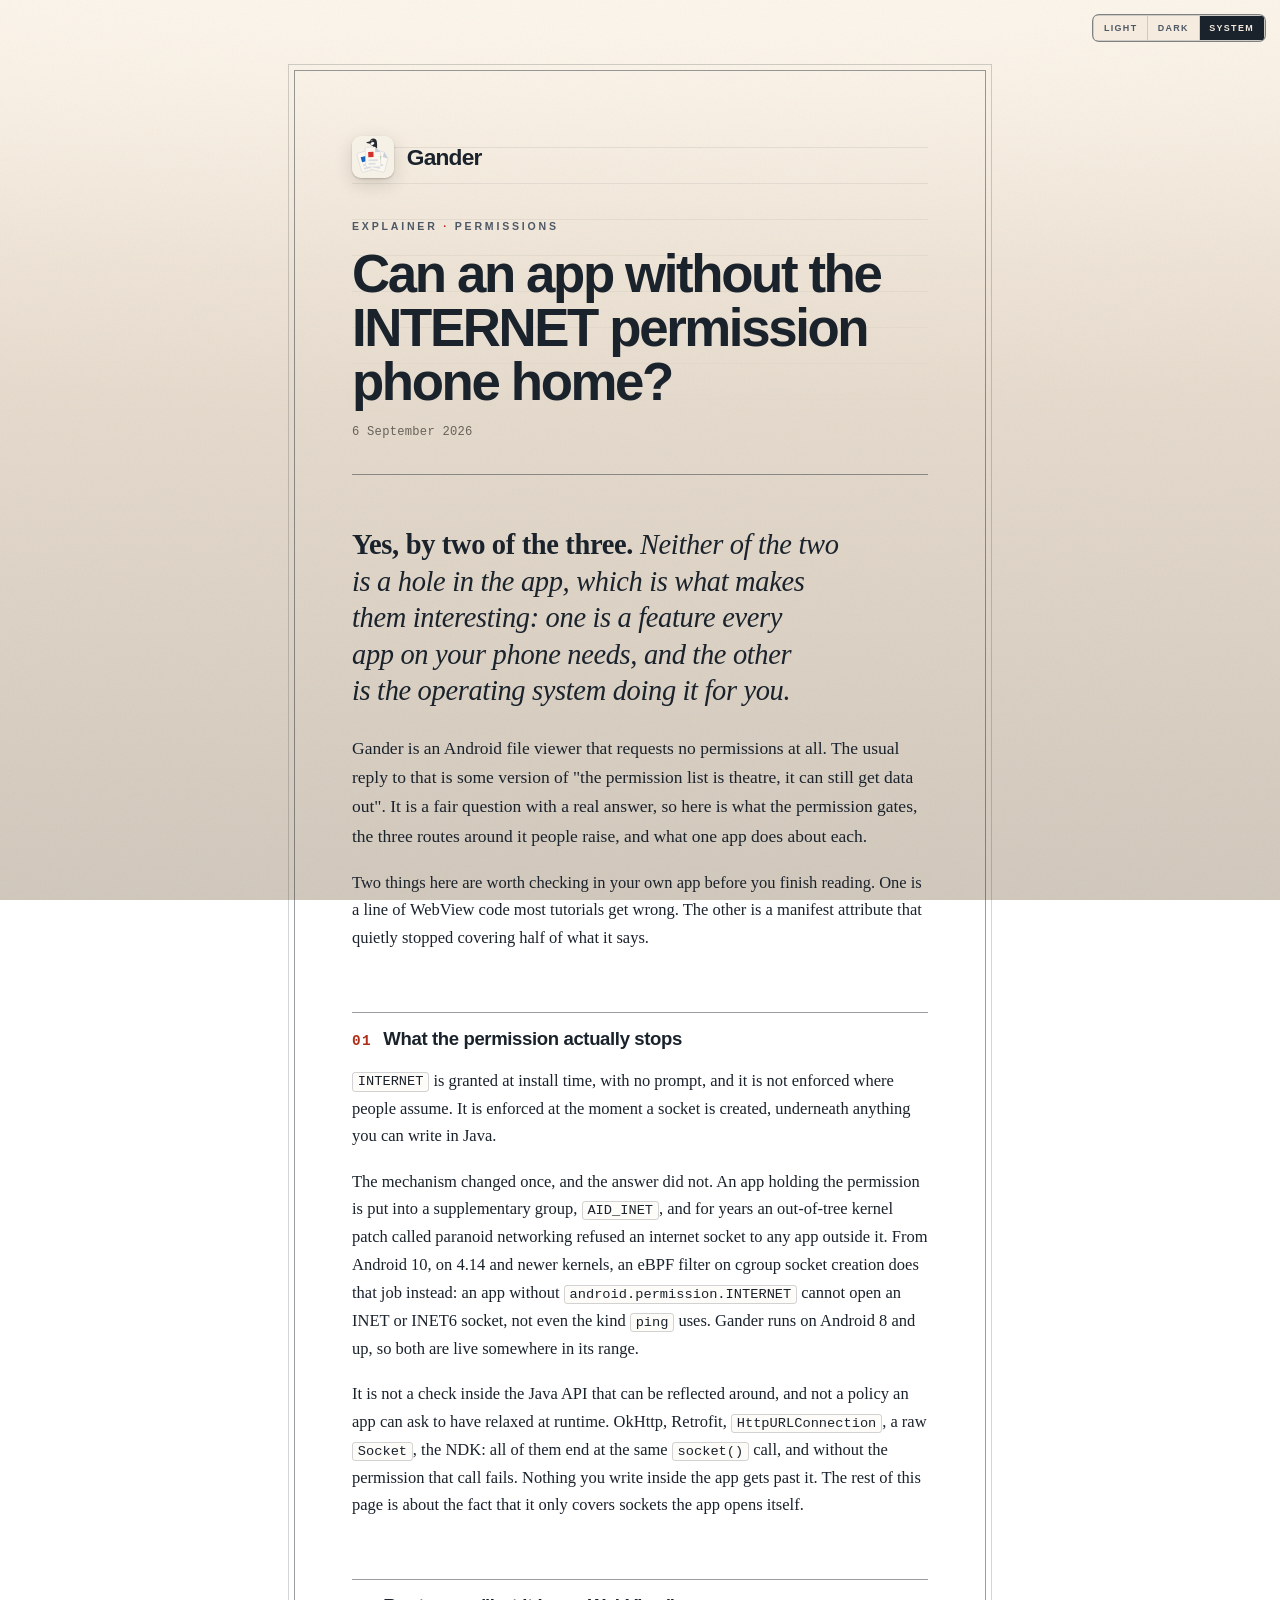
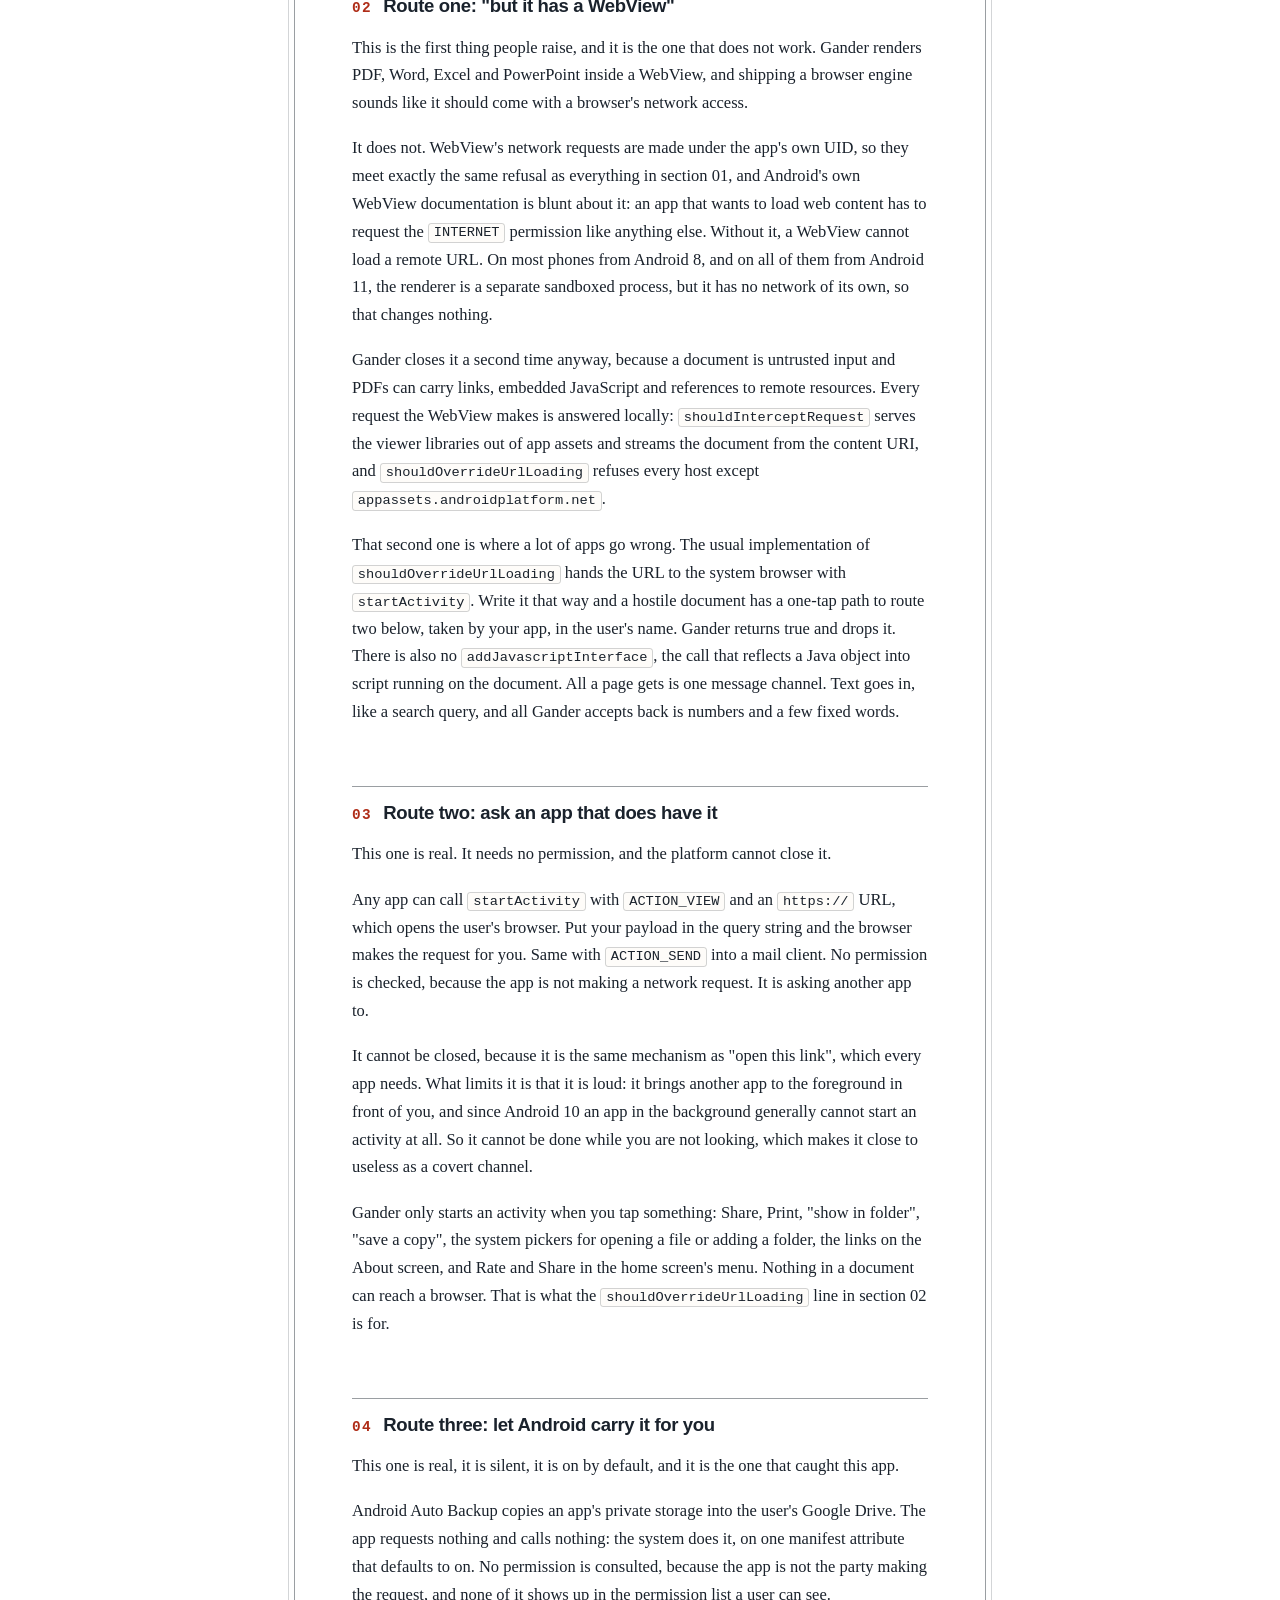
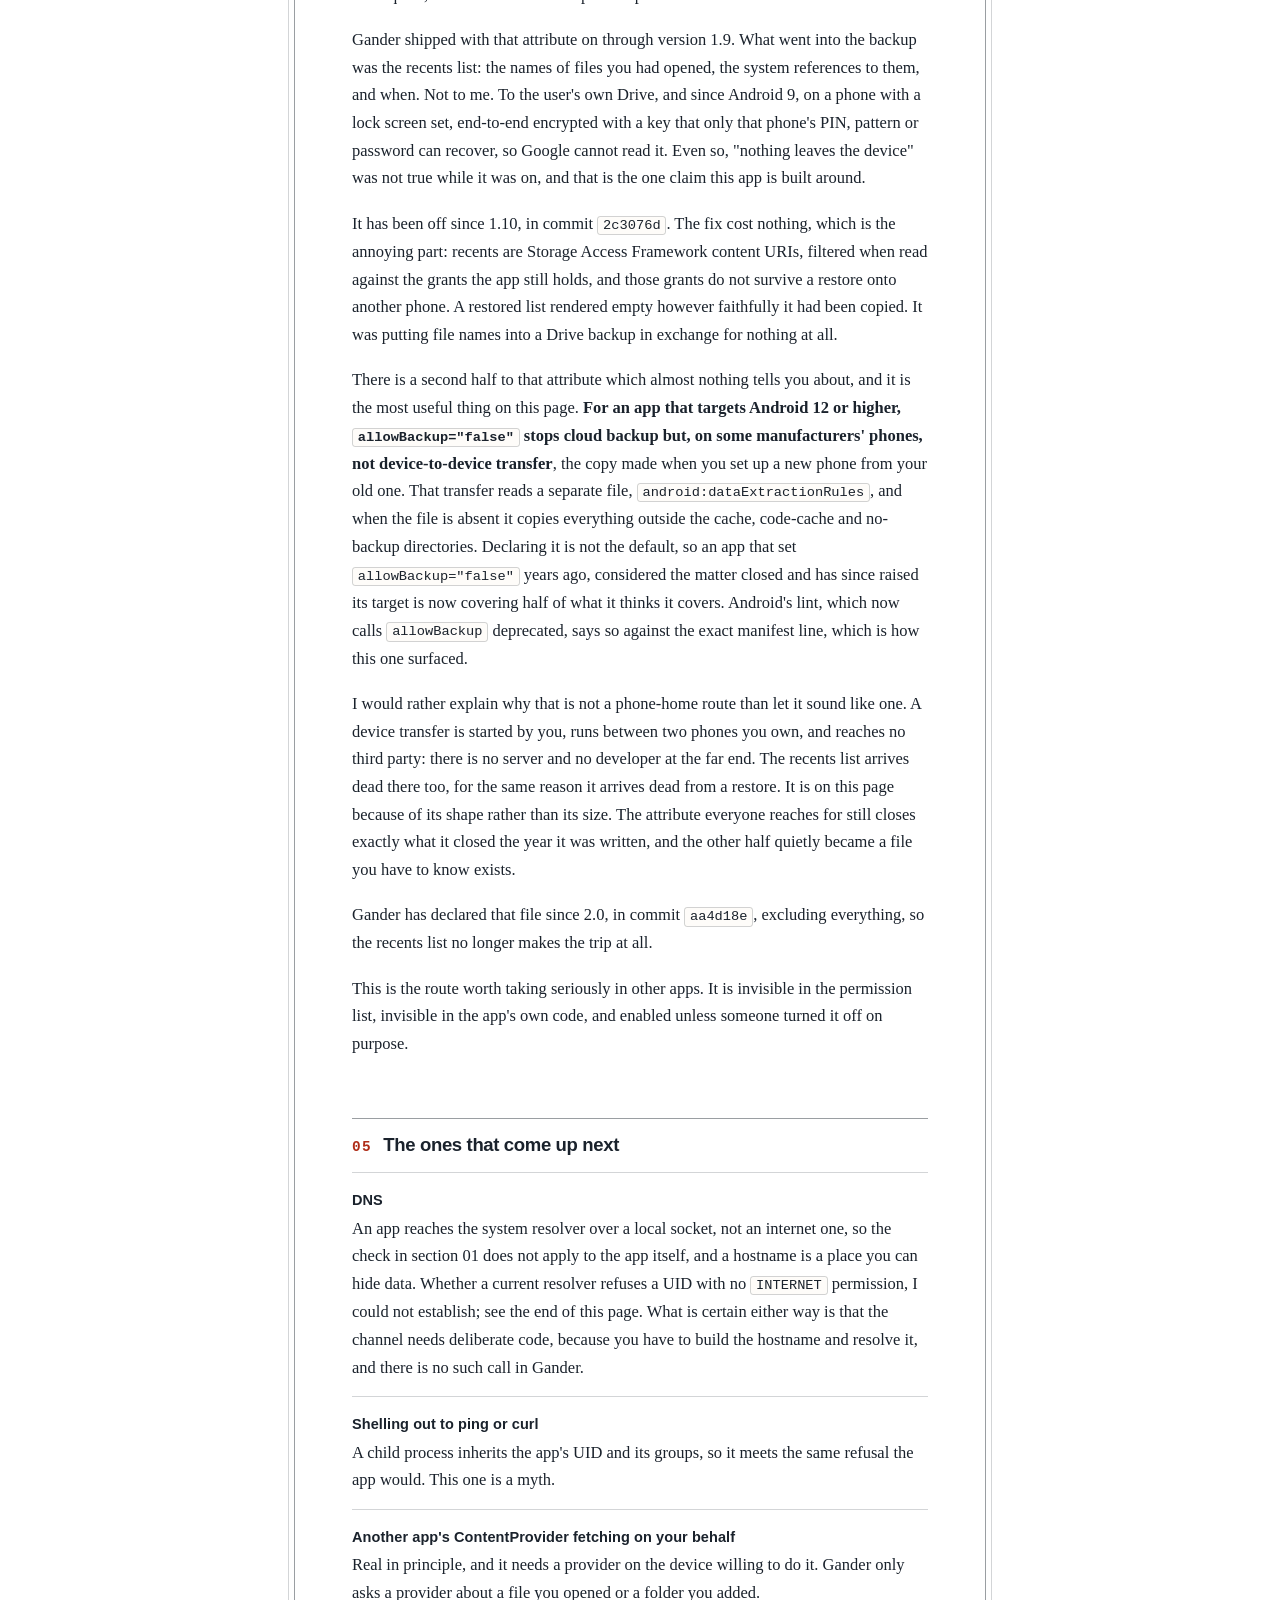
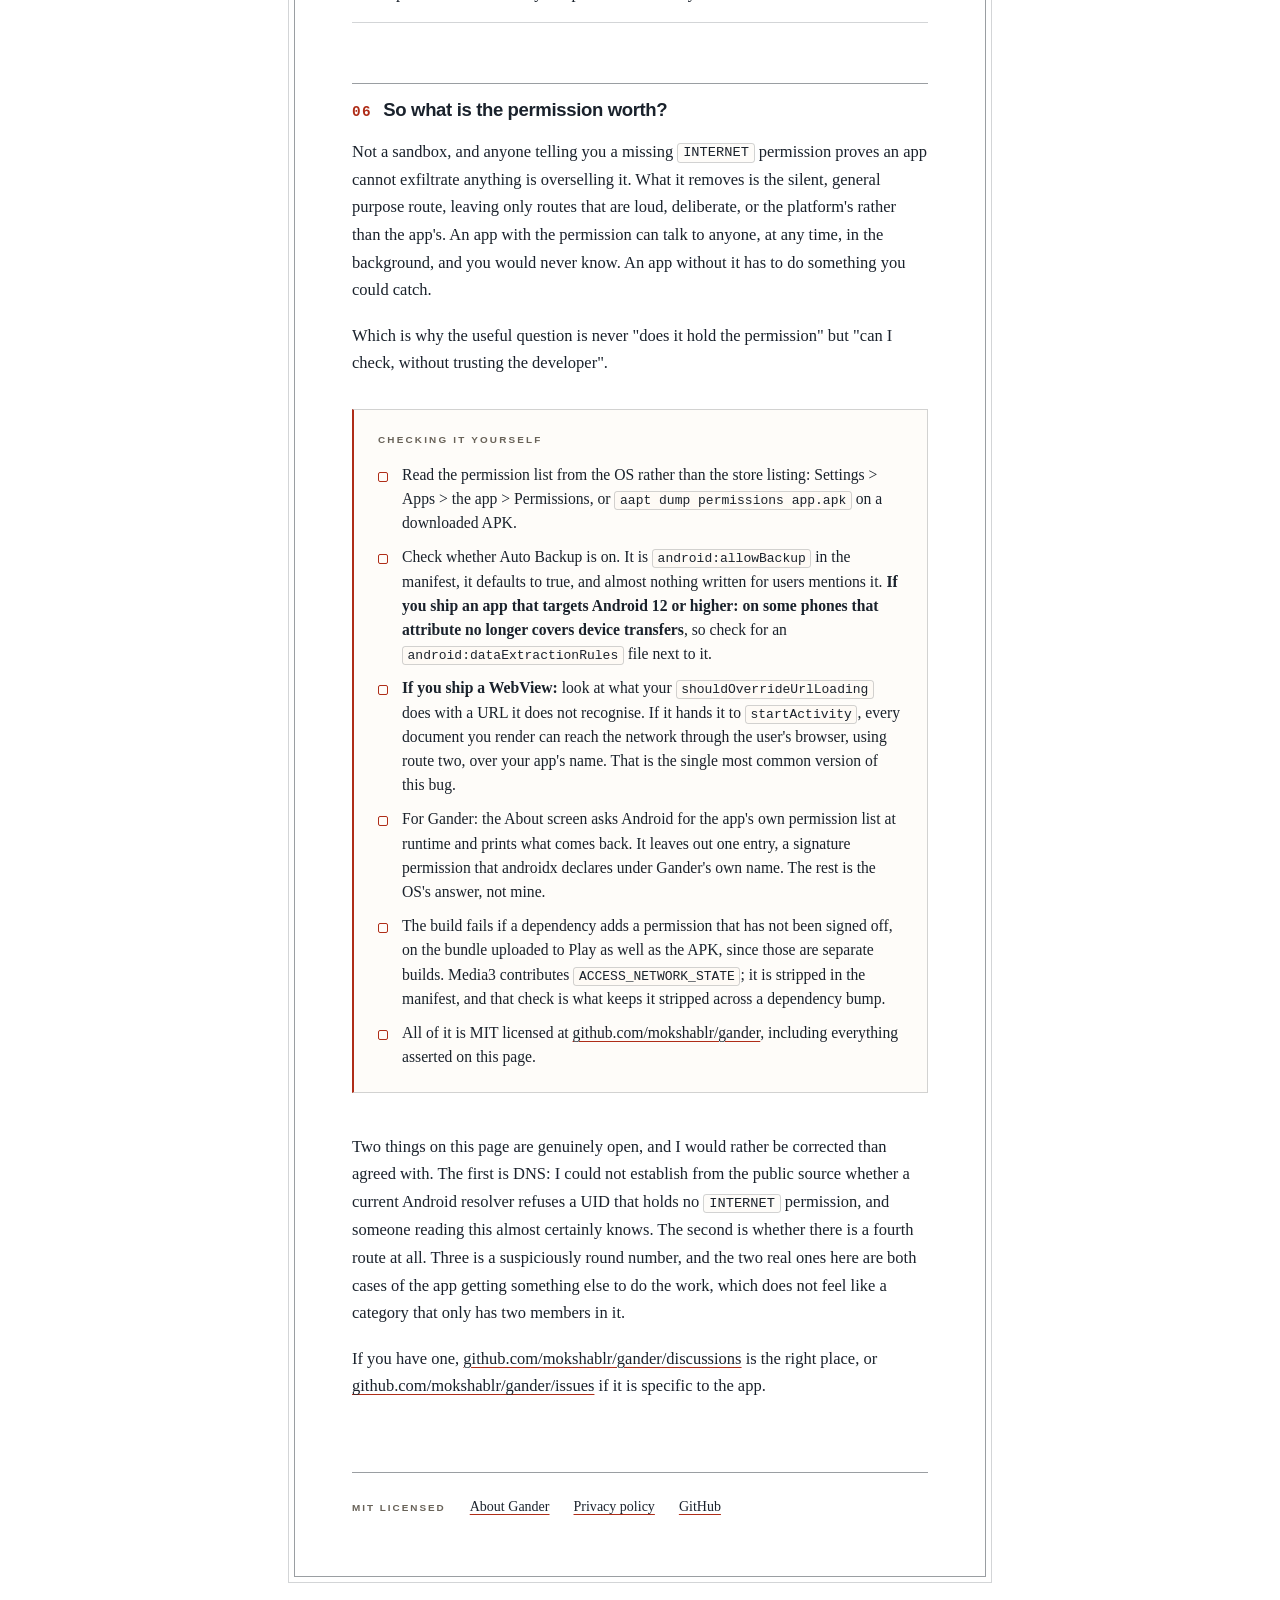
<file: docs/phone-home.html>
<!DOCTYPE html>
<html lang="en">
<head>
<meta charset="utf-8">
<meta name="viewport" content="width=device-width, initial-scale=1">
<title>Can an Android app without the INTERNET permission phone home? - Gander</title>
<meta name="description" content="Two of the three routes people raise really work, and neither is a bug in the app: one is a feature every Android app needs, the other is the OS acting on its behalf.">
<meta name="theme-color" content="#fcf6eb" media="(prefers-color-scheme: light)">
<meta name="theme-color" content="#0f141a" media="(prefers-color-scheme: dark)">
<meta name="author" content="Arjun Maniyani">
<link rel="canonical" href="https://arjun.maniyani.com/gander/phone-home.html">

<meta property="og:type" content="article">
<meta property="og:site_name" content="Gander">
<meta property="og:url" content="https://arjun.maniyani.com/gander/phone-home.html">
<meta property="og:title" content="Can an Android app without the INTERNET permission phone home?">
<meta property="og:description" content="Two of the three routes really work, and neither is a bug in the app. Plus the manifest attribute that stopped covering half of what it says at Android 12.">
<meta property="og:image" content="https://arjun.maniyani.com/gander/social-preview.png">
<meta property="og:image:type" content="image/png">
<meta property="og:image:width" content="1280">
<meta property="og:image:height" content="640">
<meta property="og:image:alt" content="Gander: take a gander at any file. An open source Android viewer for PDF, DOCX, XLSX, PPTX, JPG, MP4, MP3 and Markdown. Zero permissions, no ads or trackers, fully offline.">
<meta name="twitter:card" content="summary_large_image">
<meta name="twitter:title" content="Can an Android app without the INTERNET permission phone home?">
<meta name="twitter:description" content="One is a myth. Two are real, and neither is a bug: one is a feature every app needs, the other is the OS acting on the app's behalf.">
<meta name="twitter:image" content="https://arjun.maniyani.com/gander/social-preview.png">
<meta name="twitter:image:alt" content="Gander: take a gander at any file. Zero permissions, no ads or trackers, fully offline.">
<!--
  Served at https://arjun.maniyani.com/gander/phone-home.html. Self-contained on
  the same reasoning as privacy.html: no webfonts, no analytics, no external
  request of any kind. A page arguing that an app makes no network request has
  no business making three of its own before the reader reaches the first
  paragraph, and someone will check.

  The stylesheet below is copied from privacy.html, which copied it from
  index.html. All three must stay one site, so a change to any of them is a
  change to all three.
-->
<script type="application/ld+json">
{
  "@context": "https://schema.org",
  "@type": "TechArticle",
  "headline": "Can an Android app without the INTERNET permission phone home?",
  "url": "https://arjun.maniyani.com/gander/phone-home.html",
  "datePublished": "2026-09-06",
  "author": {
    "@type": "Person",
    "name": "Arjun Maniyani",
    "url": "https://arjun.maniyani.com/",
    "sameAs": ["https://github.com/mokshablr"]
  },
  "about": {
    "@type": "SoftwareApplication",
    "name": "Gander",
    "operatingSystem": "Android 8.0+",
    "applicationCategory": "UtilitiesApplication"
  }
}
</script>
<style>
  /* Matches docs/index.html exactly; the two pages must stay one site. See
     that file for why the light ground is shaped the way it is. */
  :root {
    --desk-top:  #f5e9da;
    --desk-bot:  #d2c9bd;
    --sheet:     transparent;
    --sheet-shadow: none;
    /* Light only. Switched off for the two dark selectors further down, so the
       frozen dark palette keeps its plain top-to-bottom wash. */
    --glow: radial-gradient(300% 60% at 50% -8%,
              rgba(252, 246, 236, 1) 0%,
              rgba(252, 246, 236, 0.92) 20%,
              rgba(252, 246, 236, 0.55) 40%,
              rgba(252, 246, 236, 0.18) 64%,
              rgba(252, 246, 236, 0) 88%);
    /* Translucent, not a tint: the block lifts by a fixed amount above whatever
       the ground is doing behind it, the grain carries straight through, and it
       can never harden into the floating white sheet that got rejected. */
    --card:      rgba(252, 246, 236, 0.34);
    --ink:       #1a222c;
    --ink-soft:  #4d5865;
    --ink-faint: #686258;
    --red:       #af2d18;
    --blue:      #14539f;
    --green:     #2b6b2f;
    --rule:      rgba(26, 34, 44, 0.19);
    --rule-firm: rgba(26, 34, 44, 0.44);
    --grain:     0.055;
    --grain-blend: multiply;
    --logo-shadow: 0 1px 2px rgba(44, 36, 25, 0.24), 0 6px 18px rgba(44, 36, 25, 0.16);
    --doc-face:      #fcf7ee;
    --switch-bg:     #f5ecdf;
    --switch-on-bg:  #1a222c;
    --switch-on-fg:  #f2eade;

    --serif: "Iowan Old Style", "Palatino Linotype", Palatino, "Book Antiqua", Georgia, serif;
    --geo:   Futura, "Century Gothic", "Avenir Next", Avenir, "Trebuchet MS", sans-serif;
    --mono:  ui-monospace, "SF Mono", SFMono-Regular, Menlo, Consolas, monospace;
  }

  /* The dark values appear twice on purpose: once for the OS preference and
     once for an explicit choice from the switcher, because a media query and an
     attribute selector cannot be combined in plain CSS. Keep the two in step. */
  @media (prefers-color-scheme: dark) {
    :root:not([data-theme="light"]) {
      --desk-top:  #161d26;
      --desk-bot:  #0e131a;
      --sheet:     transparent;
      --sheet-shadow: none;
      --card:      #1a222c;
      --ink:       #e7e1d5;
      --ink-soft:  #9ba6b2;
      --ink-faint: #6d7883;
      --red:       #e2795f;
      --blue:      #90caf9;
      --green:     #7fb883;
      --rule:      rgba(231, 225, 213, 0.16);
      --rule-firm: rgba(231, 225, 213, 0.30);
      --grain:     0.05;
      --grain-blend: screen;
      --logo-shadow: 0 1px 2px rgba(0,0,0,0.5), 0 3px 12px rgba(0,0,0,0.35);
      --doc-face:      #ffffff;
      --switch-bg:     #1a222c;
      --switch-on-bg:  #e7e1d5;
      --switch-on-fg:  #0e131a;
    }
  }

  :root[data-theme="dark"] {
    --desk-top:  #161d26;
    --desk-bot:  #0e131a;
    --sheet:     transparent;
    --sheet-shadow: none;
    --card:      #1a222c;
    --ink:       #e7e1d5;
    --ink-soft:  #9ba6b2;
    --ink-faint: #6d7883;
    --red:       #e2795f;
    --blue:      #90caf9;
    --green:     #7fb883;
    --rule:      rgba(231, 225, 213, 0.16);
    --rule-firm: rgba(231, 225, 213, 0.30);
    --grain:     0.05;
    --grain-blend: screen;
    --logo-shadow: 0 1px 2px rgba(0,0,0,0.5), 0 3px 12px rgba(0,0,0,0.35);
    --doc-face:      #ffffff;
    --switch-bg:     #1a222c;
    --switch-on-bg:  #e7e1d5;
    --switch-on-fg:  #0e131a;
  }

  /* The glow is the one thing the two themes do not share, and it is deliberately
     kept out of the blocks above so those stay exactly as they were. Dark is a
     plain vertical wash and has to remain one. */
  @media (prefers-color-scheme: dark) {
    :root:not([data-theme="light"]) { --glow: none; }
  }
  :root[data-theme="dark"] { --glow: none; }

  * { box-sizing: border-box; }

  html { -webkit-text-size-adjust: 100%; }

  body {
    margin: 0;
    /* Belt and braces for viewports narrower than anything testable here.
       clip, not hidden: it makes no scroll container, so the fixed grain
       overlay keeps working. */
    overflow-x: clip;
    padding: clamp(1.5rem, 5vw, 4rem) clamp(1rem, 5vw, 2rem) 5rem;
    /* Two layers, both pinned to the viewport: a wide soft source sitting just
       off the top edge, over the ramp it falls into. The source is far wider
       than it is tall on purpose, so the sheet and the margins sit at almost
       the same brightness at any given height and the ellipse never resolves
       into a shape you can point at. */
    background-image: var(--glow),
                      linear-gradient(to bottom, var(--desk-top), var(--desk-bot));
    background-attachment: fixed;
    color: var(--ink);
    font-family: var(--serif);
    font-size: clamp(16.5px, 0.55rem + 0.55vw, 18.5px);
    line-height: 1.68;
    -webkit-font-smoothing: antialiased;
    text-rendering: optimizeLegibility;
  }

  /* Paper grain. An inline feTurbulence, so still zero requests. */
  body::before {
    content: "";
    position: fixed;
    inset: 0;
    pointer-events: none;
    z-index: 1;
    opacity: var(--grain);
    mix-blend-mode: var(--grain-blend);
    background-image: url("data:image/svg+xml,%3Csvg xmlns='http://www.w3.org/2000/svg' width='180' height='180'%3E%3Cfilter id='n'%3E%3CfeTurbulence type='fractalNoise' baseFrequency='0.82' numOctaves='4' stitchTiles='stitch'/%3E%3C/filter%3E%3Crect width='180' height='180' filter='url(%23n)'/%3E%3C/svg%3E");
  }

  /* ---- the framed document ---- */

  .sheet {
    position: relative;
    max-width: 44rem;
    margin: 0 auto;
    padding: clamp(2rem, 6vw, 4.5rem) clamp(1.25rem, 5vw, 4rem) clamp(2.5rem, 6vw, 4rem);
    background: var(--sheet);
    box-shadow: var(--sheet-shadow);
    z-index: 2;
  }

  /* Two nested hairlines, the social preview's frame. Suppressed on narrow
     screens, where they would crush the measure. */
  .sheet::before,
  .sheet::after {
    content: "";
    position: absolute;
    pointer-events: none;
  }
  .sheet::before { inset: 0;     border: 1px solid var(--rule); }
  .sheet::after  { inset: 6px;   border: 1px solid var(--rule-firm); }

  @media (max-width: 40rem) {
    .sheet::before, .sheet::after { display: none; }
    .sheet { padding-left: 0; padding-right: 0; }
  }

  @media (min-width: 40.001rem) {
    .masthead::before { inset: -1.5rem -1rem 0; }
  }

  /* ---- masthead ---- */

  .masthead {
    position: relative;
    margin-bottom: clamp(2rem, 5vw, 3.25rem);
    padding-bottom: clamp(1.5rem, 3vw, 2rem);
    border-bottom: 1px solid var(--rule-firm);
  }

  /* Ruled-paper motif, 36px pitch as in the social preview, fading out. */
  .masthead::before {
    content: "";
    position: absolute;
    /* Bleeds past the text column on wide screens for a printed-sheet feel.
       Kept inside the box below 40rem: at a 320px viewport the body padding
       resolves to exactly 1rem, so a 1rem bleed lands on the viewport edge
       with nothing to spare. Measured as not overflowing at 500px and up,
       which is as narrow as headless Chrome will lay out. */
    inset: -1.5rem 0 0;
    z-index: -1;
    background-image: repeating-linear-gradient(
      to bottom,
      transparent 0 35px,
      var(--rule) 35px 36px
    );
    -webkit-mask-image: linear-gradient(to bottom, rgba(0,0,0,0.5), transparent 82%);
            mask-image: linear-gradient(to bottom, rgba(0,0,0,0.5), transparent 82%);
  }

  .lockup {
    display: flex;
    align-items: center;
    gap: 0.8rem;
    margin-bottom: clamp(1.5rem, 4vw, 2.5rem);
  }

  .lockup svg {
    width: 42px;
    height: 42px;
    flex: none;
    border-radius: 9px;
    box-shadow: var(--logo-shadow);
  }

  .wordmark {
    font-family: var(--geo);
    font-weight: 700;
    font-size: 1.42rem;
    letter-spacing: -0.035em;
    line-height: 1;
  }

  .eyebrow {
    font-family: var(--geo);
    font-weight: 700;
    font-size: 0.66rem;
    letter-spacing: 0.265em;
    text-transform: uppercase;
    color: var(--ink-soft);
    margin: 0 0 0.7rem;
  }

  .eyebrow .dot { color: var(--red); }

  h1 {
    font-family: var(--geo);
    font-weight: 700;
    font-size: clamp(2.1rem, 1.2rem + 3.6vw, 3.3rem);
    line-height: 1.02;
    letter-spacing: -0.045em;
    margin: 0 0 0.85rem;
    text-wrap: balance;
  }

  .dateline {
    font-family: var(--mono);
    font-size: 0.76rem;
    letter-spacing: 0.02em;
    color: var(--ink-faint);
    margin: 0;
  }

  /* ---- the claim ---- */

  .claim {
    margin: 0 0 1.5rem;
    font-size: clamp(1.34rem, 0.9rem + 1.7vw, 1.78rem);
    line-height: 1.28;
    font-style: italic;
    letter-spacing: -0.012em;
    text-wrap: balance;
  }

  .claim strong { font-style: normal; font-weight: 600; }

  .lede { font-size: 1.06em; }

  /* ---- verify strip ---- */

  .verify {
    margin: 2rem 0 2.5rem;
    padding: 1.35rem 1.5rem 1.4rem;
    background: var(--card);
    border: 1px solid var(--rule);
    border-left: 2px solid var(--red);
  }

  .verify-label {
    font-family: var(--geo);
    font-weight: 700;
    font-size: 0.62rem;
    letter-spacing: 0.22em;
    text-transform: uppercase;
    color: var(--ink-faint);
    margin: 0 0 0.9rem;
  }

  .verify ul { margin: 0; padding: 0; list-style: none; }

  .verify li {
    position: relative;
    padding-left: 1.5rem;
    margin-bottom: 0.6rem;
    font-size: 0.95em;
    line-height: 1.55;
  }

  .verify li:last-child { margin-bottom: 0; }

  .verify li::before {
    content: "";
    position: absolute;
    left: 0;
    top: 0.58em;
    width: 8px;
    height: 8px;
    border: 1.5px solid var(--red);
    border-radius: 2px;
  }

  /* ---- sections ---- */

  section { margin-top: clamp(2.5rem, 6vw, 3.75rem); }

  h2 {
    font-family: var(--geo);
    font-weight: 700;
    font-size: 1.16rem;
    letter-spacing: -0.02em;
    line-height: 1.25;
    margin: 0 0 1rem;
    padding-top: 0.9rem;
    border-top: 1px solid var(--rule-firm);
    display: flex;
    align-items: baseline;
    gap: 0.7rem;
  }

  /* Sized and weighted to read as part of the heading rather than a speck
     beside it. It was already on the heading's baseline; at a third the height
     and regular weight it just looked dropped. */
  h2 .num {
    font-family: var(--mono);
    font-size: 0.9rem;
    font-weight: 700;
    letter-spacing: 0.1em;
    color: var(--red);
    flex: none;
  }

  p { margin: 0 0 1.1rem; }
  section > p:last-child, li > p:last-child { margin-bottom: 0; }

  ul.kept { margin: 0 0 1.1rem; padding: 0; list-style: none; }

  ul.kept li {
    padding: 0.9rem 0 0.95rem 0;
    border-bottom: 1px solid var(--rule);
  }
  ul.kept li:first-child { border-top: 1px solid var(--rule); }

  ul.kept b {
    font-family: var(--geo);
    font-weight: 700;
    font-size: 0.88em;
    letter-spacing: 0.005em;
    display: block;
    margin-bottom: 0.15rem;
  }

  ul.plain { margin: 0 0 1.1rem; padding-left: 1.15rem; }
  ul.plain li { margin-bottom: 0.5rem; }

  code {
    font-family: var(--mono);
    font-size: 0.83em;
    background: var(--card);
    border: 1px solid var(--rule);
    border-radius: 3px;
    padding: 0.08em 0.35em;
  }

  a {
    color: var(--ink);
    text-decoration-color: var(--red);
    text-decoration-thickness: 1px;
    text-underline-offset: 0.18em;
    transition: color 0.15s ease;
  }
  a:hover { color: var(--red); }
  a:focus-visible {
    outline: 2px solid var(--red);
    outline-offset: 3px;
    border-radius: 2px;
  }

  strong { font-weight: 600; }

  /* ---- colophon ---- */

  footer {
    margin-top: clamp(3rem, 7vw, 4.5rem);
    padding-top: 1.4rem;
    border-top: 1px solid var(--rule-firm);
    font-size: 0.85em;
    color: var(--ink-soft);
    display: flex;
    flex-wrap: wrap;
    gap: 0.5rem 1.5rem;
    align-items: baseline;
  }

  footer .mit {
    font-family: var(--geo);
    font-weight: 700;
    font-size: 0.62rem;
    letter-spacing: 0.2em;
    text-transform: uppercase;
    color: var(--ink-faint);
  }

  /* ---- theme switcher ----
     TEMPORARY, for comparing the two palettes during review. To remove it:
     delete this block, the .theme-switch markup, the script at the end of
     the body, and both :root[data-theme="dark"] rules (the token block and
     the --glow: none line), then the media query alone drives the theme
     again exactly as before. */

  .theme-switch {
    position: fixed;
    top: 0.9rem;
    right: 0.9rem;
    z-index: 10;
    display: flex;
    gap: 1px;
    padding: 1px;
    background: var(--rule);
    border: 1px solid var(--rule-firm);
    border-radius: 7px;
    overflow: hidden;
  }

  .theme-switch button {
    font-family: var(--geo);
    font-weight: 700;
    font-size: 0.56rem;
    letter-spacing: 0.15em;
    text-transform: uppercase;
    padding: 0.42rem 0.6rem;
    border: 0;
    cursor: pointer;
    background: var(--switch-bg);
    color: var(--ink-soft);
  }

  .theme-switch button:hover { color: var(--ink); }

  /* Tokens rather than root-scoped overrides: a :root[data-theme] prefix
     outranks [aria-pressed] and was repainting the pressed button's background
     back to the unpressed tone, leaving near-black text on it in dark. */
  .theme-switch button[aria-pressed="true"] {
    background: var(--switch-on-bg);
    color: var(--switch-on-fg);
  }

  .theme-switch button:focus-visible {
    outline: 2px solid var(--red);
    outline-offset: -2px;
  }

  /* ---- motion ----
     Deliberately only the logo and the accent rule. Text is never animated in
     from opacity 0: this page has to stay legible to a Play reviewer, a crawler
     and an archiver, and anything that starts invisible is one failed animation
     away from a blank privacy policy. Decoration can move; the policy cannot. */

  @media (prefers-reduced-motion: no-preference) {
    .lockup svg {
      animation: settle 0.7s cubic-bezier(0.22, 0.68, 0.3, 1) backwards;
    }
    .wordmark {
      animation: slide 0.7s cubic-bezier(0.22, 0.68, 0.3, 1) 0.08s backwards;
    }
    .verify {
      animation: sweep 0.85s cubic-bezier(0.4, 0, 0.2, 1) 0.25s backwards;
    }
  }

  @keyframes settle {
    from { opacity: 0; transform: translateY(-6px) rotate(-7deg); }
    to   { opacity: 1; transform: none; }
  }

  @keyframes slide {
    from { opacity: 0; transform: translateX(-8px); }
    to   { opacity: 1; transform: none; }
  }

  /* Grows the red rule down the verify block rather than fading the text in. */
  @keyframes sweep {
    from { border-left-color: transparent; }
    to   { border-left-color: var(--red); }
  }

  /* ---- print: it is a policy, people print these ---- */

  @media print {
    body {
      background: #fff;
      color: #000;
      font-size: 11pt;
      padding: 0;
    }
    body::before, .masthead::before { display: none; }
    .sheet::before, .sheet::after { display: none; }
    .sheet { max-width: none; padding: 0; background: none; box-shadow: none; }
    .theme-switch { display: none; }
    :root { --doc-face: #ffffff; }
    .verify { border: 1px solid #999; border-left-width: 2px; background: none; }
    a { color: #000; text-decoration: none; }
    a[href^="http"]::after {
      content: " (" attr(href) ")";
      font-family: monospace;
      font-size: 8.5pt;
      word-break: break-all;
    }
    section, footer { break-inside: avoid; }
    h2 { break-after: avoid; }
  }
</style>
</head>
<body>

<!-- TEMPORARY review control, see .theme-switch in the stylesheet for removal -->
<div class="theme-switch" role="group" aria-label="Colour theme">
  <button type="button" data-set="light">Light</button>
  <button type="button" data-set="dark">Dark</button>
  <button type="button" data-set="system">System</button>
</div>

<div class="sheet">

  <header class="masthead">

    <div class="lockup">
      <svg viewBox="18 18 72 72" role="img" aria-label="Gander app icon">
        <rect x="18" y="18" width="72" height="72" rx="16" fill="#F6F1E6"/>
        <g transform="translate(-3.5,-1)">
          <path fill="#262A2E" d="M64.5,50 L64.5,34 C64.5,29.6 63.9,26.6 62.4,25.1 C61.2,23.9 59.6,23.25 57.9,23.3 C55.1,23.4 52.9,25.3 52.3,28.0 L46.6,29.8 C45.9,30.05 45.9,30.75 46.6,30.95 L52.4,32.3 C53.1,34.1 54.7,35.3 56.6,35.6 C57.7,35.8 58.2,36.7 58.2,38.4 L58.2,50 Z"/>
          <g transform="rotate(-22,56.4,31.9)">
            <path fill="#FDFBF5" d="M52.9,31.9 a3.5,2.4 0 1,0 7.0,0 a3.5,2.4 0 1,0 -7.0,0 Z"/>
          </g>
          <path fill="#F6F1E6" d="M55.6,26.2 a1.0,1.0 0 1,0 0.01,0 Z"/>
        </g>
        <g transform="rotate(-16,43,61)">
          <path fill="var(--doc-face)" stroke="#C9CFD6" stroke-width="0.8" stroke-linejoin="round" d="M33,44 h14 l9,9 v22 q0,3 -3,3 h-20 q-3,0 -3,-3 v-28 q0,-3 3,-3 Z"/>
          <path fill="#C9CFD6" d="M47,44 l9,9 h-9 Z"/>
          <path fill="#1565C0" d="M35,52 h9 v9 h-9 Z"/>
          <path fill="#D9DEE5" d="M35,65 h16 v3 h-16 Z"/>
          <path fill="#D9DEE5" d="M35,71 h12 v3 h-12 Z"/>
        </g>
        <g transform="rotate(14,65,61)">
          <path fill="var(--doc-face)" stroke="#C9CFD6" stroke-width="0.8" stroke-linejoin="round" d="M55,44 h14 l9,9 v22 q0,3 -3,3 h-20 q-3,0 -3,-3 v-28 q0,-3 3,-3 Z"/>
          <path fill="#C9CFD6" d="M69,44 l9,9 h-9 Z"/>
          <path fill="#2E7D32" d="M57,52 h9 v9 h-9 Z"/>
          <path fill="#D9DEE5" d="M57,65 h16 v3 h-16 Z"/>
          <path fill="#D9DEE5" d="M57,71 h12 v3 h-12 Z"/>
        </g>
        <g transform="rotate(-2,54,54)">
          <path fill="var(--doc-face)" stroke="#C9CFD6" stroke-width="0.8" stroke-linejoin="round" d="M44,37 h14 l9,9 v22 q0,3 -3,3 h-20 q-3,0 -3,-3 v-28 q0,-3 3,-3 Z"/>
          <path fill="#C9CFD6" d="M58,37 l9,9 h-9 Z"/>
          <path fill="#D32F2F" d="M46,45 h9 v9 h-9 Z"/>
          <path fill="#D9DEE5" d="M46,58 h16 v3 h-16 Z"/>
          <path fill="#D9DEE5" d="M46,64 h12 v3 h-12 Z"/>
        </g>
      </svg>
      <span class="wordmark">Gander</span>
    </div>

    <p class="eyebrow">Explainer <span class="dot">&middot;</span> Permissions</p>
    <h1>Can an app without the INTERNET permission phone home?</h1>
    <p class="dateline">6 September 2026</p>

  </header>

  <p class="claim"><strong>Yes, by two of the three.</strong> Neither of the two is a
  hole in the app, which is what makes them interesting: one is a feature every app
  on your phone needs, and the other is the operating system doing it for you.</p>

  <p class="lede">Gander is an Android file viewer that requests no permissions at
  all. The usual reply to that is some version of "the permission list is theatre, it
  can still get data out". It is a fair question with a real answer, so here is what
  the permission gates, the three routes around it people raise, and what one app
  does about each.</p>

  <p>Two things here are worth checking in your own app before you finish reading.
  One is a line of WebView code most tutorials get wrong. The other is a manifest
  attribute that quietly stopped covering half of what it says.</p>

  <section>
    <h2><span class="num">01</span> What the permission actually stops</h2>

    <p><code>INTERNET</code> is granted at install time, with no prompt, and it is not
    enforced where people assume. It is enforced at the moment a socket is created,
    underneath anything you can write in Java.</p>

    <p>The mechanism changed once, and the answer did not. An app holding the
    permission is put into a supplementary group, <code>AID_INET</code>, and for years
    an out-of-tree kernel patch called paranoid networking refused an internet socket
    to any app outside it. From Android 10, on 4.14 and newer kernels, an eBPF filter
    on cgroup socket creation does that job instead: an app without
    <code>android.permission.INTERNET</code> cannot open an INET or INET6 socket, not
    even the kind <code>ping</code> uses. Gander runs on Android 8 and up, so both are
    live somewhere in its range.</p>

    <p>It is not a check inside the Java API that can be reflected around, and not a
    policy an app can ask to have relaxed at runtime. OkHttp, Retrofit,
    <code>HttpURLConnection</code>, a raw <code>Socket</code>, the NDK: all of them
    end at the same <code>socket()</code> call, and without the permission that call
    fails. Nothing you write inside the app gets past it. The rest of this page is
    about the fact that it only covers sockets the app opens itself.</p>
  </section>

  <section>
    <h2><span class="num">02</span> Route one: "but it has a WebView"</h2>

    <p>This is the first thing people raise, and it is the one that does not work.
    Gander renders PDF, Word, Excel and PowerPoint inside a WebView, and shipping a
    browser engine sounds like it should come with a browser's network access.</p>

    <p>It does not. WebView's network requests are made under the app's own UID, so
    they meet exactly the same refusal as everything in section 01, and Android's own
    WebView documentation is blunt about it: an app that wants to load web content
    has to request the <code>INTERNET</code> permission like anything else. Without
    it, a WebView cannot load a remote URL. On most phones from Android 8, and on all
    of them from Android 11, the renderer is a separate sandboxed process, but it has
    no network of its own, so that changes nothing.</p>

    <p>Gander closes it a second time anyway, because a document is untrusted input
    and PDFs can carry links, embedded JavaScript and references to remote resources.
    Every request the WebView makes is answered locally:
    <code>shouldInterceptRequest</code> serves the viewer libraries out of app assets
    and streams the document from the content URI, and
    <code>shouldOverrideUrlLoading</code> refuses every host except
    <code>appassets.androidplatform.net</code>.</p>

    <p>That second one is where a lot of apps go wrong. The usual implementation of
    <code>shouldOverrideUrlLoading</code> hands the URL to the system browser with
    <code>startActivity</code>. Write it that way and a hostile document has a
    one-tap path to route two below, taken by your app, in the user's name. Gander
    returns true and drops it. There is also no <code>addJavascriptInterface</code>,
    the call that reflects a Java object into script running on the document. All a
    page gets is one message channel. Text goes in, like a search query, and all
    Gander accepts back is numbers and a few fixed words.</p>
  </section>

  <section>
    <h2><span class="num">03</span> Route two: ask an app that does have it</h2>

    <p>This one is real. It needs no permission, and the platform cannot close it.</p>

    <p>Any app can call <code>startActivity</code> with <code>ACTION_VIEW</code> and
    an <code>https://</code> URL, which opens the user's browser. Put your payload in
    the query string and the browser makes the request for you. Same with
    <code>ACTION_SEND</code> into a mail client. No permission is checked, because
    the app is not making a network request. It is asking another app to.</p>

    <p>It cannot be closed, because it is the same mechanism as "open this link", which
    every app needs. What limits it is that it is loud: it brings another app to the
    foreground in front of you, and since Android 10 an app in the background
    generally cannot start an activity at all. So it cannot be done while you are not
    looking, which makes it close to useless as a covert channel.</p>

    <p>Gander only starts an activity when you tap something: Share, Print, "show in folder",
    "save a copy", the system pickers for opening a file or adding a folder, the links
    on the About screen, and Rate and Share in the home screen's menu. Nothing in a
    document can reach a browser. That is what the <code>shouldOverrideUrlLoading</code>
    line in section 02 is for.</p>
  </section>

  <section>
    <h2><span class="num">04</span> Route three: let Android carry it for you</h2>

    <p>This one is real, it is silent, it is on by default, and it is the one that
    caught this app.</p>

    <p>Android Auto Backup copies an app's private storage into the user's Google
    Drive. The app requests nothing and calls nothing: the system does it, on one
    manifest attribute that defaults to on. No permission is consulted, because the
    app is not the party making the request, and none of it shows up in the
    permission list a user can see.</p>

    <p>Gander shipped with that attribute on through version 1.9. What went into the
    backup was the recents list: the names of files you had opened, the system
    references to them, and when. Not to me. To the user's own Drive, and since Android
    9, on a phone with a lock screen set, end-to-end encrypted with a key that only
    that phone's PIN, pattern or password can recover, so Google cannot read it.
    Even so, "nothing leaves the device" was not true while it
    was on, and that is the one claim this app is built around.</p>

    <p>It has been off since 1.10, in commit <code>2c3076d</code>. The fix cost nothing,
    which is the annoying part: recents are Storage Access Framework content URIs,
    filtered when read against the grants the app still holds, and those grants do
    not survive a restore onto another phone. A restored list rendered empty however
    faithfully it had been copied. It was putting file names into a Drive backup in
    exchange for nothing at all.</p>

    <p>There is a second half to that attribute which almost nothing tells you about,
    and it is the most useful thing on this page. <strong>For an app that targets
    Android 12 or higher, <code>allowBackup="false"</code> stops cloud backup but, on
    some manufacturers' phones, not device-to-device transfer</strong>, the copy made
    when you set up a new phone from your old one. That transfer reads a separate
    file, <code>android:dataExtractionRules</code>, and when the file is absent it
    copies everything outside the cache, code-cache and no-backup directories.
    Declaring it is
    not the default, so an app that set <code>allowBackup="false"</code> years ago,
    considered the matter closed and has since raised its target is now covering
    half of what it thinks it covers. Android's lint, which now calls
    <code>allowBackup</code> deprecated, says so against the exact manifest line,
    which is how this one surfaced.</p>

    <p>I would rather explain why that is not a phone-home route than let it sound
    like one. A device transfer is started by you, runs between two phones you own,
    and reaches no third party: there is no server and no developer at the far end.
    The recents list arrives dead there too, for the same reason it arrives dead from
    a restore. It is on this page because of its shape rather than its size. The
    attribute everyone reaches for still closes exactly what it closed the year it
    was written, and the other half quietly became a file you have to know exists.</p>

    <p>Gander has declared that file since 2.0, in commit <code>aa4d18e</code>, excluding
    everything, so the recents list no longer makes the trip at all.</p>

    <p>This is the route worth taking seriously in other apps. It is invisible in the
    permission list, invisible in the app's own code, and enabled unless someone
    turned it off on purpose.</p>
  </section>

  <section>
    <h2><span class="num">05</span> The ones that come up next</h2>

    <ul class="kept">
      <li>
        <b>DNS</b>
        An app reaches the system resolver over a local socket, not an internet one, so the
        check in section 01 does not apply to the app itself, and a hostname is a
        place you can hide data. Whether a current resolver refuses a UID with no
        <code>INTERNET</code> permission, I could not establish; see the end of this
        page. What is certain either way is that the channel needs deliberate code,
        because you have to build the hostname and resolve it, and there is no such
        call in Gander.
      </li>
      <li>
        <b>Shelling out to ping or curl</b>
        A child process inherits the app's UID and its groups, so it meets the same
        refusal the app would. This one is a myth.
      </li>
      <li>
        <b>Another app's ContentProvider fetching on your behalf</b>
        Real in principle, and it needs a provider on the device willing to do it. Gander
        only asks a provider about a file you opened or a folder you added.
      </li>
    </ul>
  </section>

  <section>
    <h2><span class="num">06</span> So what is the permission worth?</h2>

    <p>Not a sandbox, and anyone telling you a missing <code>INTERNET</code> permission
    proves an app cannot exfiltrate anything is overselling it. What it removes is the
    silent, general purpose route, leaving only routes that are loud, deliberate, or
    the platform's rather than the app's. An app with the permission can talk to
    anyone, at any time, in the background, and you would never know. An app without
    it has to do something you could catch.</p>

    <p>Which is why the useful question is never "does it hold the permission" but
    "can I check, without trusting the developer".</p>

    <div class="verify">
      <p class="verify-label">Checking it yourself</p>
      <ul>
        <li>Read the permission list from the OS rather than the store listing:
        Settings &gt; Apps &gt; the app &gt; Permissions, or
        <code>aapt dump permissions app.apk</code> on a downloaded APK.</li>
        <li>Check whether Auto Backup is on. It is
        <code>android:allowBackup</code> in the manifest, it defaults to true, and
        almost nothing written for users mentions it. <strong>If you ship an app that
        targets Android 12 or higher: on some phones that attribute no longer covers
        device transfers</strong>, so check for an <code>android:dataExtractionRules</code>
        file next to it.</li>

        <li><strong>If you ship a WebView:</strong> look at what your
        <code>shouldOverrideUrlLoading</code> does with a URL it does not recognise.
        If it hands it to <code>startActivity</code>, every document you render can
        reach the network through the user's browser, using route two, over your
        app's name. That is the single most common version of this bug.</li>
        <li>For Gander: the About screen asks Android for the app's own permission
        list at runtime and prints what comes back. It leaves out one entry, a
        signature permission that androidx declares under Gander's own name. The rest
        is the OS's answer, not mine.</li>
        <li>The build fails if a dependency adds a permission that has not been signed off,
        on the bundle uploaded to Play as well as the APK, since those are separate
        builds. Media3 contributes <code>ACCESS_NETWORK_STATE</code>; it is stripped
        in the manifest, and that check is what keeps it stripped across a dependency
        bump.</li>
        <li>All of it is MIT licensed at
        <a href="https://github.com/mokshablr/gander">github.com/mokshablr/gander</a>,
        including everything asserted on this page.</li>
      </ul>
    </div>

    <p>Two things on this page are genuinely open, and I would rather be corrected than
    agreed with. The first is DNS: I could not establish from the public source
    whether a current Android resolver refuses a UID that holds no
    <code>INTERNET</code> permission, and someone reading this almost certainly
    knows. The second is whether there is a fourth route at all. Three is a
    suspiciously round number, and the two real ones here are both cases of the app
    getting something else to do the work, which does not feel like a category that
    only has two members in it.</p>

    <p>If you have one,
    <a href="https://github.com/mokshablr/gander/discussions">github.com/mokshablr/gander/discussions</a>
    is the right place, or
    <a href="https://github.com/mokshablr/gander/issues">github.com/mokshablr/gander/issues</a>
    if it is specific to the app.</p>
  </section>

  <footer>
    <span class="mit">MIT licensed</span>
    <!-- index.html, not "./": a bare directory link only resolves to the page
         when a server applies its DirectoryIndex, and shows a file listing when
         the page is opened straight off disk. -->
    <span><a href="index.html">About Gander</a></span>
    <span><a href="privacy.html">Privacy policy</a></span>
    <span><a href="https://github.com/mokshablr/gander">GitHub</a></span>
  </footer>

</div>

<!-- TEMPORARY, with the switcher. No storage of any kind: the choice lasts
     until the page is reloaded, on the same reasoning as privacy.html. -->
<script>
(function () {
  var root = document.documentElement;
  var buttons = document.querySelectorAll(".theme-switch button");

  function apply(choice) {
    if (choice === "light" || choice === "dark") root.setAttribute("data-theme", choice);
    else { root.removeAttribute("data-theme"); choice = "system"; }
    for (var i = 0; i < buttons.length; i++) {
      buttons[i].setAttribute("aria-pressed", buttons[i].dataset.set === choice);
    }
  }

  for (var i = 0; i < buttons.length; i++) {
    buttons[i].addEventListener("click", function () { apply(this.dataset.set); });
  }

  apply("system");
})();
</script>

</body>
</html>
</file>
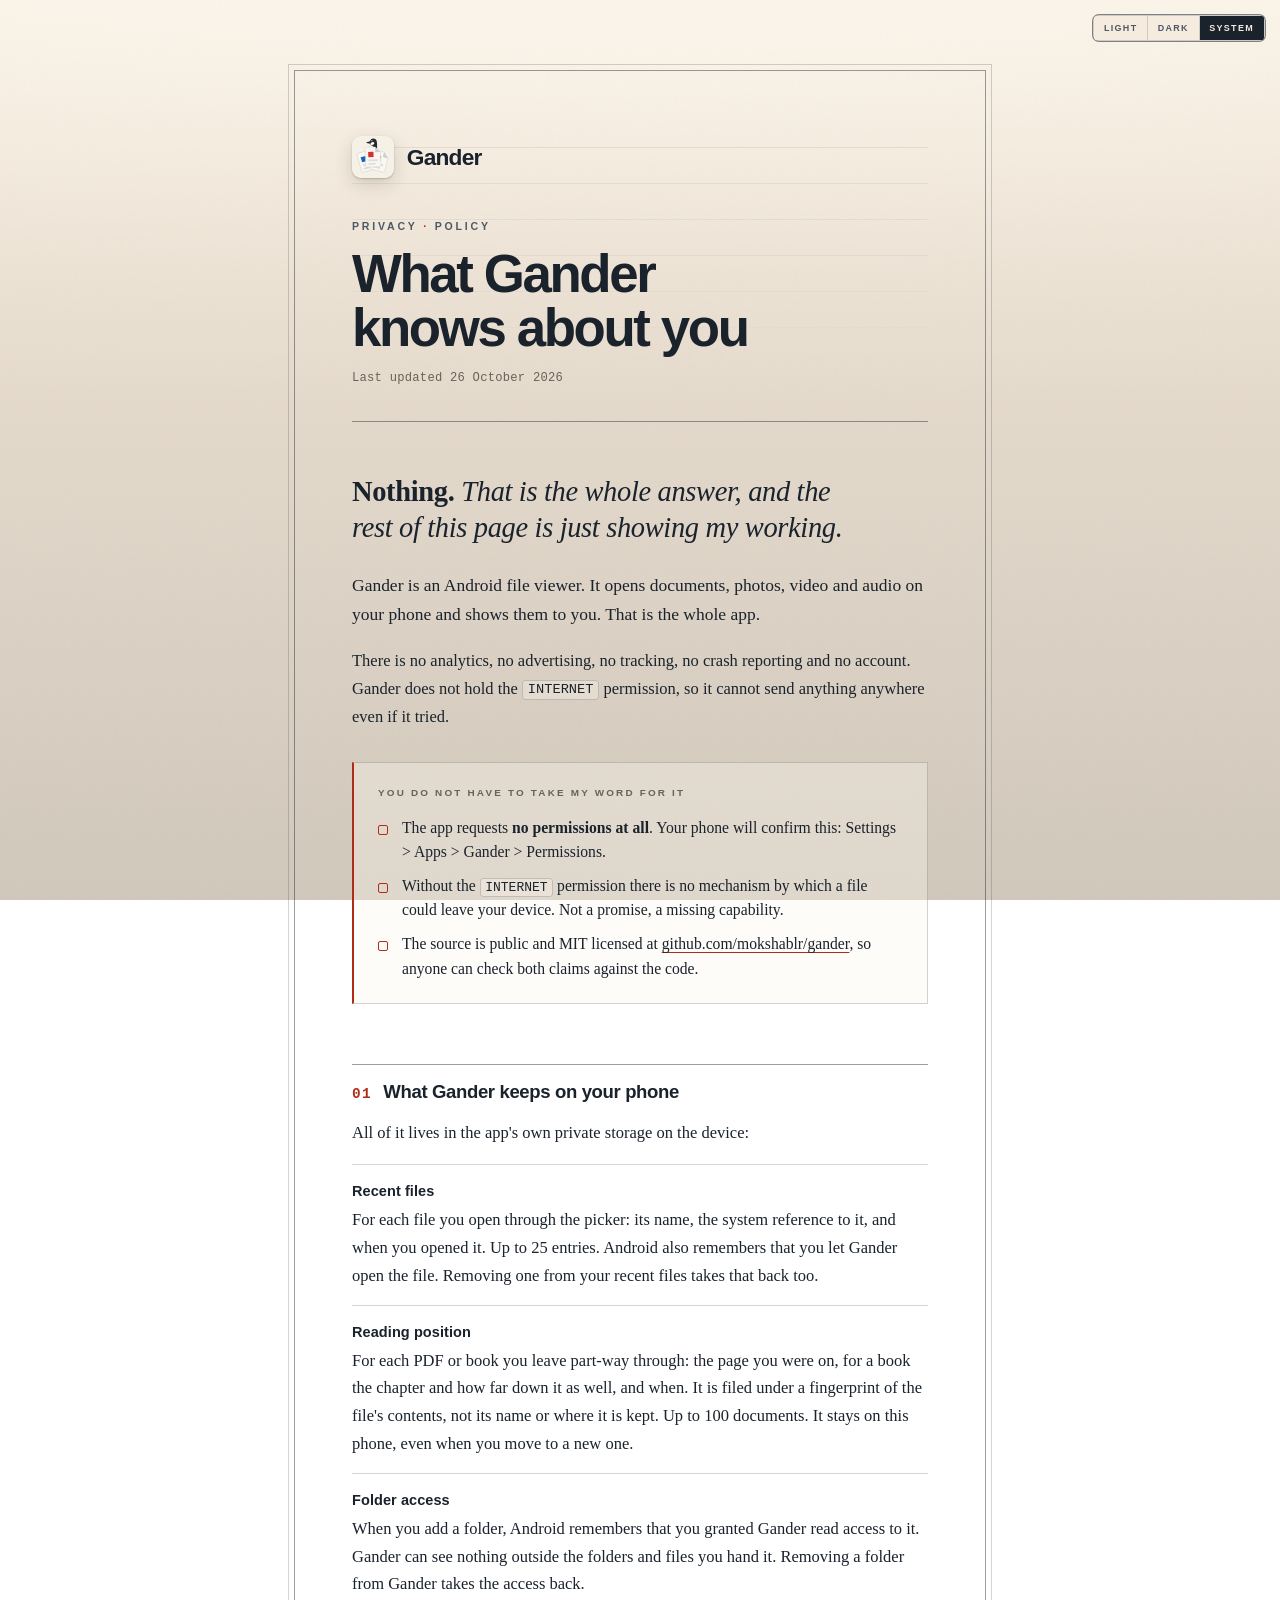
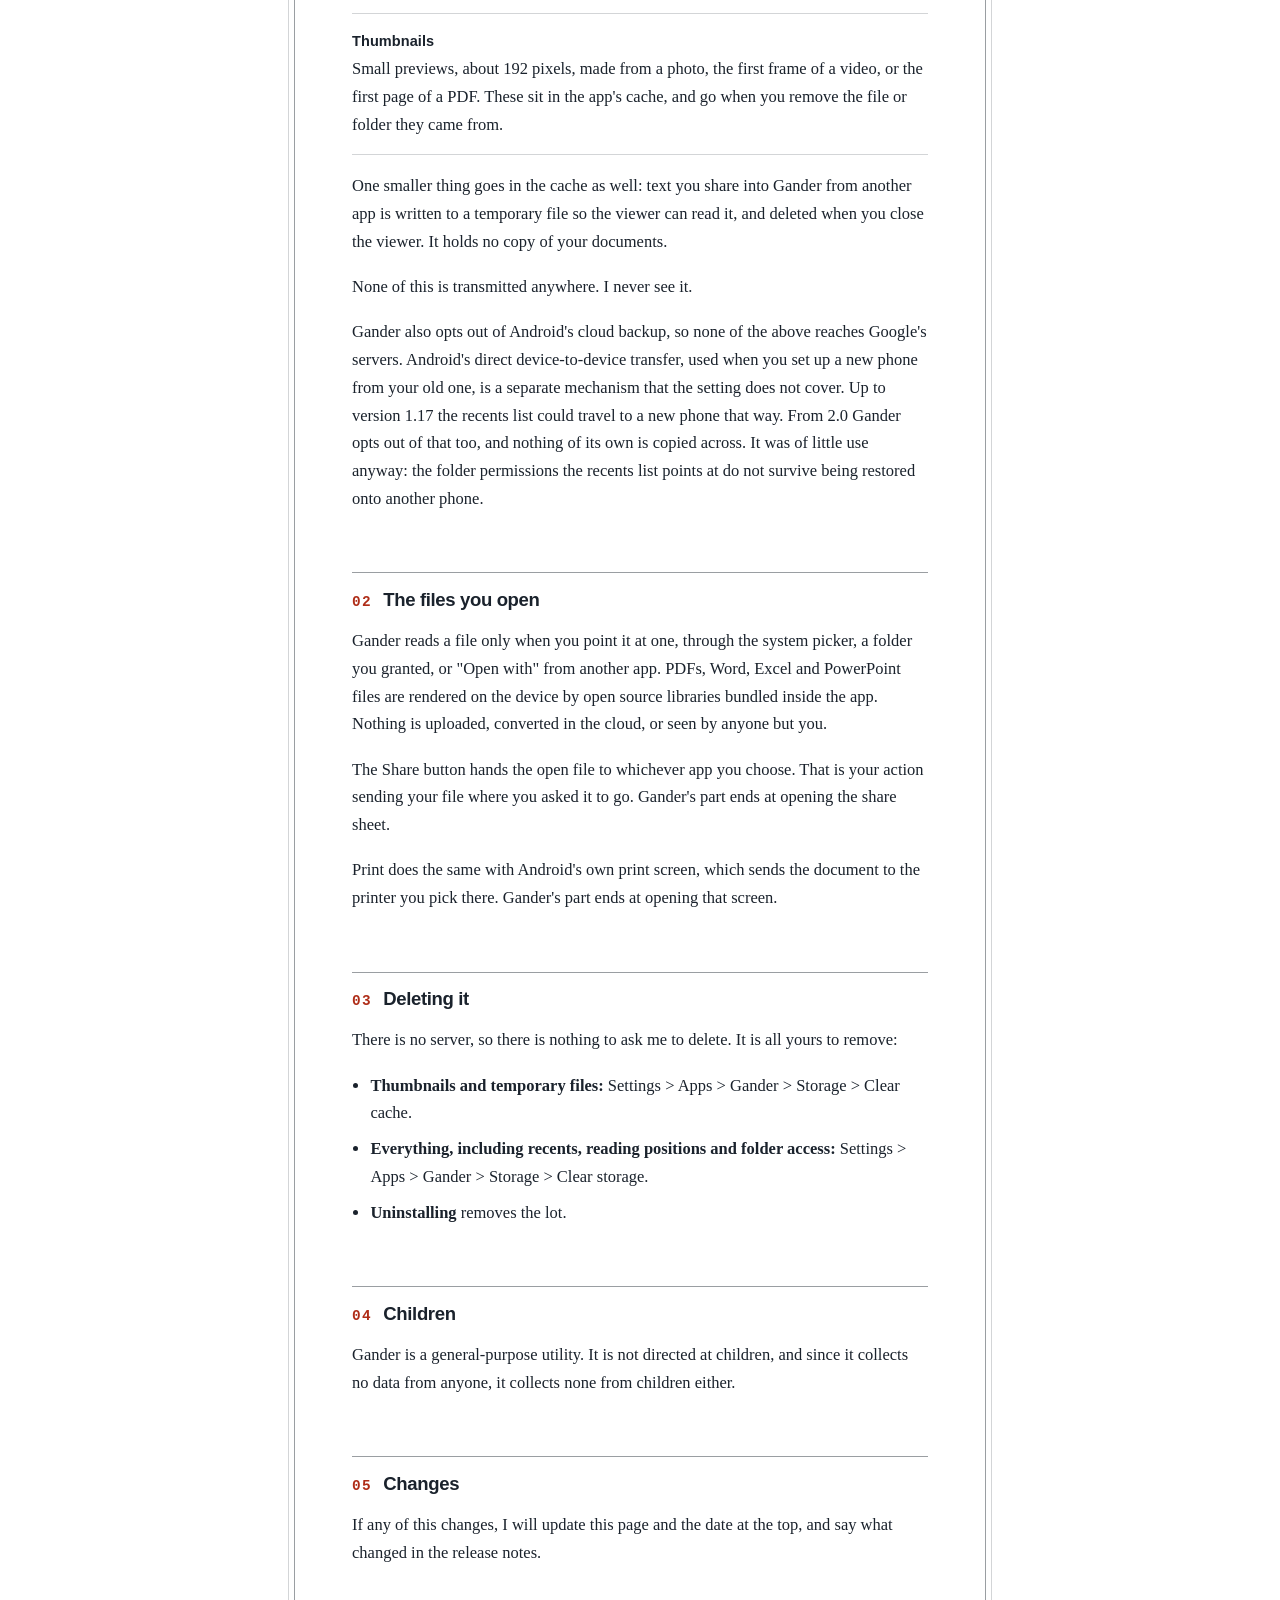
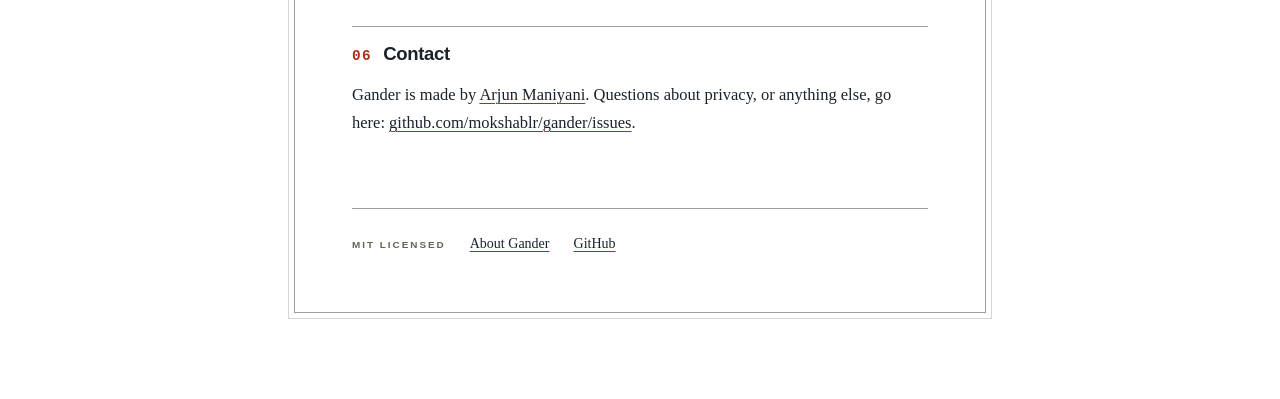
<file: docs/privacy.html>
<!DOCTYPE html>
<html lang="en">
<head>
<meta charset="utf-8">
<meta name="viewport" content="width=device-width, initial-scale=1">
<title>Privacy policy - Gander</title>
<meta name="description" content="Gander collects nothing. It has no internet permission, no ads, no trackers and no analytics. This page says exactly what it keeps on your phone.">
<meta name="theme-color" content="#fcf6eb" media="(prefers-color-scheme: light)">
<meta name="theme-color" content="#0f141a" media="(prefers-color-scheme: dark)">
<meta name="author" content="Arjun Maniyani">
<link rel="canonical" href="https://arjun.maniyani.com/gander/privacy.html">

<meta property="og:type" content="article">
<meta property="og:site_name" content="Gander">
<meta property="og:url" content="https://arjun.maniyani.com/gander/privacy.html">
<meta property="og:title" content="Gander privacy policy: it collects nothing">
<meta property="og:description" content="Gander has no internet permission, no ads, no trackers and no analytics. This page says exactly what it keeps on your phone, and what it cannot do with it.">
<meta property="og:image" content="https://arjun.maniyani.com/gander/social-preview.png">
<meta property="og:image:type" content="image/png">
<meta property="og:image:width" content="1280">
<meta property="og:image:height" content="640">
<meta property="og:image:alt" content="Gander: take a gander at any file. An open source Android viewer for PDF, DOCX, XLSX, PPTX, JPG, MP4, MP3 and Markdown. Zero permissions, no ads or trackers, fully offline.">
<meta name="twitter:card" content="summary_large_image">
<meta name="twitter:title" content="Gander privacy policy: it collects nothing">
<meta name="twitter:description" content="No internet permission, no ads, no trackers, no analytics.">
<meta name="twitter:image" content="https://arjun.maniyani.com/gander/social-preview.png">
<meta name="twitter:image:alt" content="Gander: take a gander at any file. Zero permissions, no ads or trackers, fully offline.">
<!--
  Served at https://arjun.maniyani.com/gander/privacy.html and linked from the
  Play listing. Deliberately self-contained: no webfonts, no analytics, no
  external request of any kind. A privacy policy for an app with no INTERNET
  permission has no business phoning a font CDN and leaking the reader's IP,
  so the type is a system stack and the logo is inline SVG converted from
  app/src/main/res/drawable/ic_launcher_foreground.xml.

  The JSON-LD below is inert data, not a fetch, so it keeps that property. It
  is here so the authorship is machine-readable: without it a crawler sees a
  policy signed by a name it cannot connect to anything.

  The og: and twitter: tags are inert in the same way. A policy is a thing people
  link to when they are arguing about an app, and until now every one of those
  links rendered as a bare URL. The card image is fetched by the scraper at the
  far end and never by a reader's browser, and it is served from this origin
  rather than hot-linked, so the page still makes no third-party request.
-->
<script type="application/ld+json">
{
  "@context": "https://schema.org",
  "@type": "PrivacyPolicy",
  "name": "Gander privacy policy",
  "url": "https://arjun.maniyani.com/gander/privacy.html",
  "about": {
    "@type": "SoftwareApplication",
    "name": "Gander",
    "operatingSystem": "Android 8.0+",
    "applicationCategory": "UtilitiesApplication",
    "author": {
      "@type": "Person",
      "name": "Arjun Maniyani",
      "url": "https://arjun.maniyani.com/",
      "sameAs": ["https://github.com/mokshablr"]
    }
  }
}
</script>
<style>
  /* Matches docs/index.html exactly; the two pages must stay one site. See
     that file for why the light ground is shaped the way it is. */
  :root {
    --desk-top:  #f5e9da;
    --desk-bot:  #d2c9bd;
    --sheet:     transparent;
    --sheet-shadow: none;
    /* Light only. Switched off for the two dark selectors further down, so the
       frozen dark palette keeps its plain top-to-bottom wash. */
    --glow: radial-gradient(300% 60% at 50% -8%,
              rgba(252, 246, 236, 1) 0%,
              rgba(252, 246, 236, 0.92) 20%,
              rgba(252, 246, 236, 0.55) 40%,
              rgba(252, 246, 236, 0.18) 64%,
              rgba(252, 246, 236, 0) 88%);
    /* Translucent, not a tint: the block lifts by a fixed amount above whatever
       the ground is doing behind it, the grain carries straight through, and it
       can never harden into the floating white sheet that got rejected. */
    --card:      rgba(252, 246, 236, 0.34);
    --ink:       #1a222c;
    --ink-soft:  #4d5865;
    --ink-faint: #686258;
    --red:       #af2d18;
    --blue:      #14539f;
    --green:     #2b6b2f;
    --rule:      rgba(26, 34, 44, 0.19);
    --rule-firm: rgba(26, 34, 44, 0.44);
    --grain:     0.055;
    --grain-blend: multiply;
    --logo-shadow: 0 1px 2px rgba(44, 36, 25, 0.24), 0 6px 18px rgba(44, 36, 25, 0.16);
    --doc-face:      #fcf7ee;
    --switch-bg:     #f5ecdf;
    --switch-on-bg:  #1a222c;
    --switch-on-fg:  #f2eade;

    --serif: "Iowan Old Style", "Palatino Linotype", Palatino, "Book Antiqua", Georgia, serif;
    --geo:   Futura, "Century Gothic", "Avenir Next", Avenir, "Trebuchet MS", sans-serif;
    --mono:  ui-monospace, "SF Mono", SFMono-Regular, Menlo, Consolas, monospace;
  }

  /* The dark values appear twice on purpose: once for the OS preference and
     once for an explicit choice from the switcher, because a media query and an
     attribute selector cannot be combined in plain CSS. Keep the two in step. */
  @media (prefers-color-scheme: dark) {
    :root:not([data-theme="light"]) {
      --desk-top:  #161d26;
      --desk-bot:  #0e131a;
      --sheet:     transparent;
      --sheet-shadow: none;
      --card:      #1a222c;
      --ink:       #e7e1d5;
      --ink-soft:  #9ba6b2;
      --ink-faint: #6d7883;
      --red:       #e2795f;
      --blue:      #90caf9;
      --green:     #7fb883;
      --rule:      rgba(231, 225, 213, 0.16);
      --rule-firm: rgba(231, 225, 213, 0.30);
      --grain:     0.05;
      --grain-blend: screen;
      --logo-shadow: 0 1px 2px rgba(0,0,0,0.5), 0 3px 12px rgba(0,0,0,0.35);
      --doc-face:      #ffffff;
      --switch-bg:     #1a222c;
      --switch-on-bg:  #e7e1d5;
      --switch-on-fg:  #0e131a;
    }
  }

  :root[data-theme="dark"] {
    --desk-top:  #161d26;
    --desk-bot:  #0e131a;
    --sheet:     transparent;
    --sheet-shadow: none;
    --card:      #1a222c;
    --ink:       #e7e1d5;
    --ink-soft:  #9ba6b2;
    --ink-faint: #6d7883;
    --red:       #e2795f;
    --blue:      #90caf9;
    --green:     #7fb883;
    --rule:      rgba(231, 225, 213, 0.16);
    --rule-firm: rgba(231, 225, 213, 0.30);
    --grain:     0.05;
    --grain-blend: screen;
    --logo-shadow: 0 1px 2px rgba(0,0,0,0.5), 0 3px 12px rgba(0,0,0,0.35);
    --doc-face:      #ffffff;
    --switch-bg:     #1a222c;
    --switch-on-bg:  #e7e1d5;
    --switch-on-fg:  #0e131a;
  }

  /* The glow is the one thing the two themes do not share, and it is deliberately
     kept out of the blocks above so those stay exactly as they were. Dark is a
     plain vertical wash and has to remain one. */
  @media (prefers-color-scheme: dark) {
    :root:not([data-theme="light"]) { --glow: none; }
  }
  :root[data-theme="dark"] { --glow: none; }

  * { box-sizing: border-box; }

  html { -webkit-text-size-adjust: 100%; }

  body {
    margin: 0;
    /* Belt and braces for viewports narrower than anything testable here.
       clip, not hidden: it makes no scroll container, so the fixed grain
       overlay keeps working. */
    overflow-x: clip;
    padding: clamp(1.5rem, 5vw, 4rem) clamp(1rem, 5vw, 2rem) 5rem;
    /* Two layers, both pinned to the viewport: a wide soft source sitting just
       off the top edge, over the ramp it falls into. The source is far wider
       than it is tall on purpose, so the sheet and the margins sit at almost
       the same brightness at any given height and the ellipse never resolves
       into a shape you can point at. */
    background-image: var(--glow),
                      linear-gradient(to bottom, var(--desk-top), var(--desk-bot));
    background-attachment: fixed;
    color: var(--ink);
    font-family: var(--serif);
    font-size: clamp(16.5px, 0.55rem + 0.55vw, 18.5px);
    line-height: 1.68;
    -webkit-font-smoothing: antialiased;
    text-rendering: optimizeLegibility;
  }

  /* Paper grain. An inline feTurbulence, so still zero requests. */
  body::before {
    content: "";
    position: fixed;
    inset: 0;
    pointer-events: none;
    z-index: 1;
    opacity: var(--grain);
    mix-blend-mode: var(--grain-blend);
    background-image: url("data:image/svg+xml,%3Csvg xmlns='http://www.w3.org/2000/svg' width='180' height='180'%3E%3Cfilter id='n'%3E%3CfeTurbulence type='fractalNoise' baseFrequency='0.82' numOctaves='4' stitchTiles='stitch'/%3E%3C/filter%3E%3Crect width='180' height='180' filter='url(%23n)'/%3E%3C/svg%3E");
  }

  /* ---- the framed document ---- */

  .sheet {
    position: relative;
    max-width: 44rem;
    margin: 0 auto;
    padding: clamp(2rem, 6vw, 4.5rem) clamp(1.25rem, 5vw, 4rem) clamp(2.5rem, 6vw, 4rem);
    background: var(--sheet);
    box-shadow: var(--sheet-shadow);
    z-index: 2;
  }

  /* Two nested hairlines, the social preview's frame. Suppressed on narrow
     screens, where they would crush the measure. */
  .sheet::before,
  .sheet::after {
    content: "";
    position: absolute;
    pointer-events: none;
  }
  .sheet::before { inset: 0;     border: 1px solid var(--rule); }
  .sheet::after  { inset: 6px;   border: 1px solid var(--rule-firm); }

  @media (max-width: 40rem) {
    .sheet::before, .sheet::after { display: none; }
    .sheet { padding-left: 0; padding-right: 0; }
  }

  @media (min-width: 40.001rem) {
    .masthead::before { inset: -1.5rem -1rem 0; }
  }

  /* ---- masthead ---- */

  .masthead {
    position: relative;
    margin-bottom: clamp(2rem, 5vw, 3.25rem);
    padding-bottom: clamp(1.5rem, 3vw, 2rem);
    border-bottom: 1px solid var(--rule-firm);
  }

  /* Ruled-paper motif, 36px pitch as in the social preview, fading out. */
  .masthead::before {
    content: "";
    position: absolute;
    /* Bleeds past the text column on wide screens for a printed-sheet feel.
       Kept inside the box below 40rem: at a 320px viewport the body padding
       resolves to exactly 1rem, so a 1rem bleed lands on the viewport edge
       with nothing to spare. Measured as not overflowing at 500px and up,
       which is as narrow as headless Chrome will lay out. */
    inset: -1.5rem 0 0;
    z-index: -1;
    background-image: repeating-linear-gradient(
      to bottom,
      transparent 0 35px,
      var(--rule) 35px 36px
    );
    -webkit-mask-image: linear-gradient(to bottom, rgba(0,0,0,0.5), transparent 82%);
            mask-image: linear-gradient(to bottom, rgba(0,0,0,0.5), transparent 82%);
  }

  .lockup {
    display: flex;
    align-items: center;
    gap: 0.8rem;
    margin-bottom: clamp(1.5rem, 4vw, 2.5rem);
  }

  .lockup svg {
    width: 42px;
    height: 42px;
    flex: none;
    border-radius: 9px;
    box-shadow: var(--logo-shadow);
  }

  .wordmark {
    font-family: var(--geo);
    font-weight: 700;
    font-size: 1.42rem;
    letter-spacing: -0.035em;
    line-height: 1;
  }

  .eyebrow {
    font-family: var(--geo);
    font-weight: 700;
    font-size: 0.66rem;
    letter-spacing: 0.265em;
    text-transform: uppercase;
    color: var(--ink-soft);
    margin: 0 0 0.7rem;
  }

  .eyebrow .dot { color: var(--red); }

  h1 {
    font-family: var(--geo);
    font-weight: 700;
    font-size: clamp(2.1rem, 1.2rem + 3.6vw, 3.3rem);
    line-height: 1.02;
    letter-spacing: -0.045em;
    margin: 0 0 0.85rem;
    text-wrap: balance;
  }

  .dateline {
    font-family: var(--mono);
    font-size: 0.76rem;
    letter-spacing: 0.02em;
    color: var(--ink-faint);
    margin: 0;
  }

  /* ---- the claim ---- */

  .claim {
    margin: 0 0 1.5rem;
    font-size: clamp(1.34rem, 0.9rem + 1.7vw, 1.78rem);
    line-height: 1.28;
    font-style: italic;
    letter-spacing: -0.012em;
    text-wrap: balance;
  }

  .claim strong { font-style: normal; font-weight: 600; }

  .lede { font-size: 1.06em; }

  /* ---- verify strip ---- */

  .verify {
    margin: 2rem 0 2.5rem;
    padding: 1.35rem 1.5rem 1.4rem;
    background: var(--card);
    border: 1px solid var(--rule);
    border-left: 2px solid var(--red);
  }

  .verify-label {
    font-family: var(--geo);
    font-weight: 700;
    font-size: 0.62rem;
    letter-spacing: 0.22em;
    text-transform: uppercase;
    color: var(--ink-faint);
    margin: 0 0 0.9rem;
  }

  .verify ul { margin: 0; padding: 0; list-style: none; }

  .verify li {
    position: relative;
    padding-left: 1.5rem;
    margin-bottom: 0.6rem;
    font-size: 0.95em;
    line-height: 1.55;
  }

  .verify li:last-child { margin-bottom: 0; }

  .verify li::before {
    content: "";
    position: absolute;
    left: 0;
    top: 0.58em;
    width: 8px;
    height: 8px;
    border: 1.5px solid var(--red);
    border-radius: 2px;
  }

  /* ---- sections ---- */

  section { margin-top: clamp(2.5rem, 6vw, 3.75rem); }

  h2 {
    font-family: var(--geo);
    font-weight: 700;
    font-size: 1.16rem;
    letter-spacing: -0.02em;
    line-height: 1.25;
    margin: 0 0 1rem;
    padding-top: 0.9rem;
    border-top: 1px solid var(--rule-firm);
    display: flex;
    align-items: baseline;
    gap: 0.7rem;
  }

  /* Sized and weighted to read as part of the heading rather than a speck
     beside it. It was already on the heading's baseline; at a third the height
     and regular weight it just looked dropped. */
  h2 .num {
    font-family: var(--mono);
    font-size: 0.9rem;
    font-weight: 700;
    letter-spacing: 0.1em;
    color: var(--red);
    flex: none;
  }

  p { margin: 0 0 1.1rem; }
  section > p:last-child, li > p:last-child { margin-bottom: 0; }

  ul.kept { margin: 0 0 1.1rem; padding: 0; list-style: none; }

  ul.kept li {
    padding: 0.9rem 0 0.95rem 0;
    border-bottom: 1px solid var(--rule);
  }
  ul.kept li:first-child { border-top: 1px solid var(--rule); }

  ul.kept b {
    font-family: var(--geo);
    font-weight: 700;
    font-size: 0.88em;
    letter-spacing: 0.005em;
    display: block;
    margin-bottom: 0.15rem;
  }

  ul.plain { margin: 0 0 1.1rem; padding-left: 1.15rem; }
  ul.plain li { margin-bottom: 0.5rem; }

  code {
    font-family: var(--mono);
    font-size: 0.83em;
    background: var(--card);
    border: 1px solid var(--rule);
    border-radius: 3px;
    padding: 0.08em 0.35em;
  }

  a {
    color: var(--ink);
    text-decoration-color: var(--red);
    text-decoration-thickness: 1px;
    text-underline-offset: 0.18em;
    transition: color 0.15s ease;
  }
  a:hover { color: var(--red); }
  a:focus-visible {
    outline: 2px solid var(--red);
    outline-offset: 3px;
    border-radius: 2px;
  }

  strong { font-weight: 600; }

  /* ---- colophon ---- */

  footer {
    margin-top: clamp(3rem, 7vw, 4.5rem);
    padding-top: 1.4rem;
    border-top: 1px solid var(--rule-firm);
    font-size: 0.85em;
    color: var(--ink-soft);
    display: flex;
    flex-wrap: wrap;
    gap: 0.5rem 1.5rem;
    align-items: baseline;
  }

  footer .mit {
    font-family: var(--geo);
    font-weight: 700;
    font-size: 0.62rem;
    letter-spacing: 0.2em;
    text-transform: uppercase;
    color: var(--ink-faint);
  }

  /* ---- theme switcher ----
     TEMPORARY, for comparing the two palettes during review. To remove it:
     delete this block, the .theme-switch markup, the script at the end of
     the body, and both :root[data-theme="dark"] rules (the token block and
     the --glow: none line), then the media query alone drives the theme
     again exactly as before. */

  .theme-switch {
    position: fixed;
    top: 0.9rem;
    right: 0.9rem;
    z-index: 10;
    display: flex;
    gap: 1px;
    padding: 1px;
    background: var(--rule);
    border: 1px solid var(--rule-firm);
    border-radius: 7px;
    overflow: hidden;
  }

  .theme-switch button {
    font-family: var(--geo);
    font-weight: 700;
    font-size: 0.56rem;
    letter-spacing: 0.15em;
    text-transform: uppercase;
    padding: 0.42rem 0.6rem;
    border: 0;
    cursor: pointer;
    background: var(--switch-bg);
    color: var(--ink-soft);
  }

  .theme-switch button:hover { color: var(--ink); }

  /* Tokens rather than root-scoped overrides: a :root[data-theme] prefix
     outranks [aria-pressed] and was repainting the pressed button's background
     back to the unpressed tone, leaving near-black text on it in dark. */
  .theme-switch button[aria-pressed="true"] {
    background: var(--switch-on-bg);
    color: var(--switch-on-fg);
  }

  .theme-switch button:focus-visible {
    outline: 2px solid var(--red);
    outline-offset: -2px;
  }

  /* ---- motion ----
     Deliberately only the logo and the accent rule. Text is never animated in
     from opacity 0: this page has to stay legible to a Play reviewer, a crawler
     and an archiver, and anything that starts invisible is one failed animation
     away from a blank privacy policy. Decoration can move; the policy cannot. */

  @media (prefers-reduced-motion: no-preference) {
    .lockup svg {
      animation: settle 0.7s cubic-bezier(0.22, 0.68, 0.3, 1) backwards;
    }
    .wordmark {
      animation: slide 0.7s cubic-bezier(0.22, 0.68, 0.3, 1) 0.08s backwards;
    }
    .verify {
      animation: sweep 0.85s cubic-bezier(0.4, 0, 0.2, 1) 0.25s backwards;
    }
  }

  @keyframes settle {
    from { opacity: 0; transform: translateY(-6px) rotate(-7deg); }
    to   { opacity: 1; transform: none; }
  }

  @keyframes slide {
    from { opacity: 0; transform: translateX(-8px); }
    to   { opacity: 1; transform: none; }
  }

  /* Grows the red rule down the verify block rather than fading the text in. */
  @keyframes sweep {
    from { border-left-color: transparent; }
    to   { border-left-color: var(--red); }
  }

  /* ---- print: it is a policy, people print these ---- */

  @media print {
    body {
      background: #fff;
      color: #000;
      font-size: 11pt;
      padding: 0;
    }
    body::before, .masthead::before { display: none; }
    .sheet::before, .sheet::after { display: none; }
    .sheet { max-width: none; padding: 0; background: none; box-shadow: none; }
    .theme-switch { display: none; }
    :root { --doc-face: #ffffff; }
    .verify { border: 1px solid #999; border-left-width: 2px; background: none; }
    a { color: #000; text-decoration: none; }
    a[href^="http"]::after {
      content: " (" attr(href) ")";
      font-family: monospace;
      font-size: 8.5pt;
      word-break: break-all;
    }
    section, footer { break-inside: avoid; }
    h2 { break-after: avoid; }
  }
</style>
</head>
<body>

<!-- TEMPORARY review control, see .theme-switch in the stylesheet for removal -->
<div class="theme-switch" role="group" aria-label="Colour theme">
  <button type="button" data-set="light">Light</button>
  <button type="button" data-set="dark">Dark</button>
  <button type="button" data-set="system">System</button>
</div>

<div class="sheet">

  <header class="masthead">

    <div class="lockup">
      <svg viewBox="18 18 72 72" role="img" aria-label="Gander app icon">
        <rect x="18" y="18" width="72" height="72" rx="16" fill="#F6F1E6"/>
        <g transform="translate(-3.5,-1)">
          <path fill="#262A2E" d="M64.5,50 L64.5,34 C64.5,29.6 63.9,26.6 62.4,25.1 C61.2,23.9 59.6,23.25 57.9,23.3 C55.1,23.4 52.9,25.3 52.3,28.0 L46.6,29.8 C45.9,30.05 45.9,30.75 46.6,30.95 L52.4,32.3 C53.1,34.1 54.7,35.3 56.6,35.6 C57.7,35.8 58.2,36.7 58.2,38.4 L58.2,50 Z"/>
          <g transform="rotate(-22,56.4,31.9)">
            <path fill="#FDFBF5" d="M52.9,31.9 a3.5,2.4 0 1,0 7.0,0 a3.5,2.4 0 1,0 -7.0,0 Z"/>
          </g>
          <path fill="#F6F1E6" d="M55.6,26.2 a1.0,1.0 0 1,0 0.01,0 Z"/>
        </g>
        <g transform="rotate(-16,43,61)">
          <path fill="var(--doc-face)" stroke="#C9CFD6" stroke-width="0.8" stroke-linejoin="round" d="M33,44 h14 l9,9 v22 q0,3 -3,3 h-20 q-3,0 -3,-3 v-28 q0,-3 3,-3 Z"/>
          <path fill="#C9CFD6" d="M47,44 l9,9 h-9 Z"/>
          <path fill="#1565C0" d="M35,52 h9 v9 h-9 Z"/>
          <path fill="#D9DEE5" d="M35,65 h16 v3 h-16 Z"/>
          <path fill="#D9DEE5" d="M35,71 h12 v3 h-12 Z"/>
        </g>
        <g transform="rotate(14,65,61)">
          <path fill="var(--doc-face)" stroke="#C9CFD6" stroke-width="0.8" stroke-linejoin="round" d="M55,44 h14 l9,9 v22 q0,3 -3,3 h-20 q-3,0 -3,-3 v-28 q0,-3 3,-3 Z"/>
          <path fill="#C9CFD6" d="M69,44 l9,9 h-9 Z"/>
          <path fill="#2E7D32" d="M57,52 h9 v9 h-9 Z"/>
          <path fill="#D9DEE5" d="M57,65 h16 v3 h-16 Z"/>
          <path fill="#D9DEE5" d="M57,71 h12 v3 h-12 Z"/>
        </g>
        <g transform="rotate(-2,54,54)">
          <path fill="var(--doc-face)" stroke="#C9CFD6" stroke-width="0.8" stroke-linejoin="round" d="M44,37 h14 l9,9 v22 q0,3 -3,3 h-20 q-3,0 -3,-3 v-28 q0,-3 3,-3 Z"/>
          <path fill="#C9CFD6" d="M58,37 l9,9 h-9 Z"/>
          <path fill="#D32F2F" d="M46,45 h9 v9 h-9 Z"/>
          <path fill="#D9DEE5" d="M46,58 h16 v3 h-16 Z"/>
          <path fill="#D9DEE5" d="M46,64 h12 v3 h-12 Z"/>
        </g>
      </svg>
      <span class="wordmark">Gander</span>
    </div>

    <p class="eyebrow">Privacy <span class="dot">&middot;</span> Policy</p>
    <h1>What Gander knows about you</h1>
    <p class="dateline">Last updated 26 October 2026</p>

  </header>

  <p class="claim"><strong>Nothing.</strong> That is the whole answer, and the rest
  of this page is just showing my working.</p>

  <p class="lede">Gander is an Android file viewer. It opens documents, photos, video
  and audio on your phone and shows them to you. That is the whole app.</p>

  <p>There is no analytics, no advertising, no tracking, no crash reporting and no
  account. Gander does not hold the <code>INTERNET</code> permission, so it cannot
  send anything anywhere even if it tried.</p>

  <div class="verify">
    <p class="verify-label">You do not have to take my word for it</p>
    <ul>
      <li>The app requests <strong>no permissions at all</strong>. Your phone will
      confirm this: Settings &gt; Apps &gt; Gander &gt; Permissions.</li>
      <li>Without the <code>INTERNET</code> permission there is no mechanism by which
      a file could leave your device. Not a promise, a missing capability.</li>
      <li>The source is public and MIT licensed at
      <a href="https://github.com/mokshablr/gander">github.com/mokshablr/gander</a>,
      so anyone can check both claims against the code.</li>
    </ul>
  </div>

  <section>
    <h2><span class="num">01</span> What Gander keeps on your phone</h2>

    <p>All of it lives in the app's own private storage on the device:</p>

    <ul class="kept">
      <li>
        <b>Recent files</b>
        For each file you open through the picker: its name, the system reference to
        it, and when you opened it. Up to 25 entries. Android also remembers that you
        let Gander open the file. Removing one from your recent files takes that back
        too.
      </li>
      <li>
        <b>Reading position</b>
        For each PDF or book you leave part-way through: the page you were on, for a book the
        chapter and how far down it as well, and when. It is
        filed under a fingerprint of the file's contents, not its name or where it is
        kept. Up to 100 documents. It stays on this phone, even when you move to a new
        one.
      </li>
      <li>
        <b>Folder access</b>
        When you add a folder, Android remembers that you granted Gander read access
        to it. Gander can see nothing outside the folders and files you hand it.
        Removing a folder from Gander takes the access back.
      </li>
      <li>
        <b>Thumbnails</b>
        Small previews, about 192 pixels, made from a photo, the first frame of a
        video, or the first page of a PDF. These sit in the app's cache, and go when
        you remove the file or folder they came from.
      </li>
    </ul>

    <p>One smaller thing goes in the cache as well: text you share into Gander from
    another app is written to a temporary file so the viewer can read it, and deleted
    when you close the viewer. It holds no copy of your documents.</p>

    <p>None of this is transmitted anywhere. I never see it.</p>

    <p>Gander also opts out of Android's cloud backup, so none of the above reaches
    Google's servers. Android's direct device-to-device transfer, used when you set up
    a new phone from your old one, is a separate mechanism that the setting does not
    cover. Up to version 1.17 the recents list could travel to a new phone that way.
    From 2.0 Gander opts out of that too, and nothing of its own is copied across.
    It was of little use anyway: the folder permissions the recents list points at do
    not survive being restored onto another phone.</p>
  </section>

  <section>
    <h2><span class="num">02</span> The files you open</h2>

    <p>Gander reads a file only when you point it at one, through the system picker,
    a folder you granted, or "Open with" from another app. PDFs, Word, Excel and
    PowerPoint files are rendered on the device by open source libraries bundled
    inside the app. Nothing is uploaded, converted in the cloud, or seen by anyone
    but you.</p>

    <p>The Share button hands the open file to whichever app you choose. That is your
    action sending your file where you asked it to go. Gander's part ends at opening
    the share sheet.</p>

    <p>Print does the same with Android's own print screen, which sends the document to
    the printer you pick there. Gander's part ends at opening that screen.</p>
  </section>

  <section>
    <h2><span class="num">03</span> Deleting it</h2>

    <p>There is no server, so there is nothing to ask me to delete. It is all yours
    to remove:</p>

    <ul class="plain">
      <li><strong>Thumbnails and temporary files:</strong> Settings &gt; Apps &gt;
      Gander &gt; Storage &gt; Clear cache.</li>
      <li><strong>Everything, including recents, reading positions and folder access:</strong>
      Settings &gt; Apps &gt; Gander &gt; Storage &gt; Clear storage.</li>
      <li><strong>Uninstalling</strong> removes the lot.</li>
    </ul>
  </section>

  <section>
    <h2><span class="num">04</span> Children</h2>

    <p>Gander is a general-purpose utility. It is not directed at children, and since
    it collects no data from anyone, it collects none from children either.</p>
  </section>

  <section>
    <h2><span class="num">05</span> Changes</h2>

    <p>If any of this changes, I will update this page and the date at the top, and
    say what changed in the release notes.</p>
  </section>

  <section>
    <h2><span class="num">06</span> Contact</h2>

    <p>Gander is made by <a href="https://arjun.maniyani.com/">Arjun Maniyani</a>.
    Questions about privacy, or anything else, go here:
    <a href="https://github.com/mokshablr/gander/issues">github.com/mokshablr/gander/issues</a>.</p>
  </section>

  <footer>
    <span class="mit">MIT licensed</span>
    <!-- index.html, not "./": a bare directory link only resolves to the page
         when a server applies its DirectoryIndex, and shows a file listing when
         the page is opened straight off disk. -->
    <span><a href="index.html">About Gander</a></span>
    <span><a href="https://github.com/mokshablr/gander">GitHub</a></span>
  </footer>

</div>

<!-- TEMPORARY, with the switcher. No storage of any kind: the choice lasts
     until the page is reloaded. A privacy policy that says nothing is kept has
     no business keeping a theme preference to say it with. -->
<script>
(function () {
  var root = document.documentElement;
  var buttons = document.querySelectorAll(".theme-switch button");

  function apply(choice) {
    if (choice === "light" || choice === "dark") root.setAttribute("data-theme", choice);
    else { root.removeAttribute("data-theme"); choice = "system"; }
    for (var i = 0; i < buttons.length; i++) {
      buttons[i].setAttribute("aria-pressed", buttons[i].dataset.set === choice);
    }
  }

  for (var i = 0; i < buttons.length; i++) {
    buttons[i].addEventListener("click", function () { apply(this.dataset.set); });
  }

  apply("system");
})();
</script>

</body>
</html>
</file>
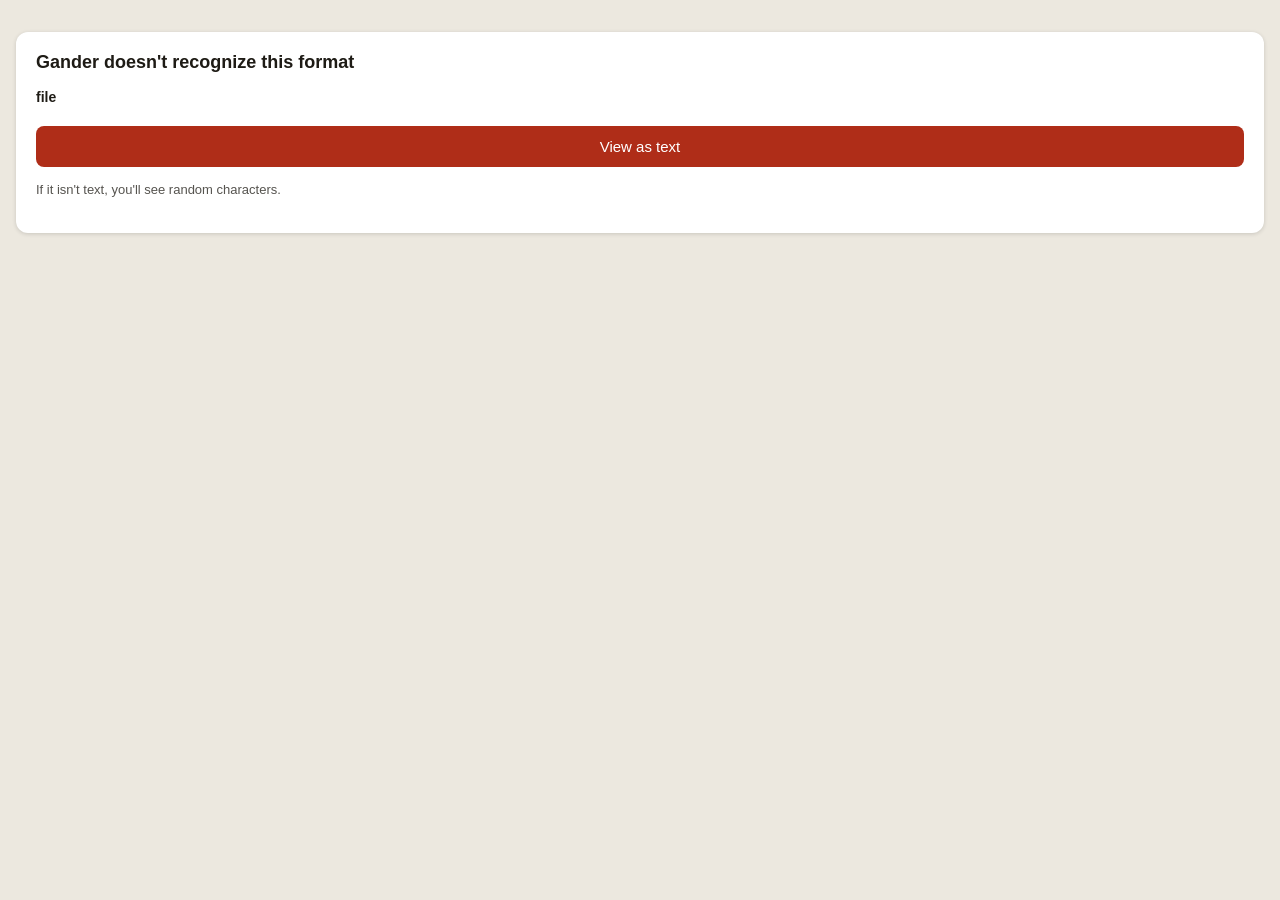
<file: app/src/main/assets/viewer/unsupported.html>
<!DOCTYPE html>
<html>
<head>
<meta charset="utf-8">
<!-- The policy in ViewerPolicy.kt, which says why each part is there. ViewerPolicyTest
     keeps this copy word for word the same as that one, in every page. -->
<meta http-equiv="Content-Security-Policy" content="default-src 'none'; script-src 'self' 'wasm-unsafe-eval'; style-src 'self' 'unsafe-inline'; img-src 'self' data: blob:; font-src 'self' data: blob:; media-src 'self' data: blob:; connect-src 'self'; worker-src 'self'; frame-src 'none'; object-src 'none'; form-action 'none'; base-uri 'none'">
<meta name="viewport" content="width=device-width, initial-scale=1">
<title>Unknown format</title>
<link rel="stylesheet" href="app.css">
<style>
  .card {
    margin: 32px 16px;
    padding: 20px;
    border-radius: 12px;
    background: var(--vw-card);
    box-shadow: 0 1px 4px var(--vw-shadow);
    color: var(--vw-ink);
  }
  .card h2 { margin: 0 0 8px; font-size: 18px; }
  .card .fname { font-weight: 600; word-break: break-all; }
  .card p { font-size: 14px; line-height: 1.5; }
  .as-text {
    display: block;
    width: 100%;
    margin: 18px 0 8px;
    padding: 12px 16px;
    border: 0;
    border-radius: 8px;
    background: var(--vw-accent);
    color: var(--vw-accent-ink);
    font: 500 15px Roboto, -apple-system, "Segoe UI", sans-serif;
  }
  .as-text:active { background: #8a2413; }
  .card .caveat { font-size: 13px; opacity: 0.75; }

  /* Nothing here is a document, it is all chrome, so all of it turns over. */
  @media (prefers-color-scheme: dark) {
    .card { background: #221F19; color: var(--vw-ink); box-shadow: 0 1px 4px var(--vw-shadow); }
    .as-text:active { background: #E09883; }
  }
</style>
</head>
<body>
<div class="card">
  <h2>Gander doesn't recognize this format</h2>
  <p class="fname" id="fname"></p>
  <p id="hint"></p>
  <button type="button" class="as-text" id="asText" aria-describedby="caveat">View as text</button>
  <p class="caveat" id="caveat">If it isn't text, you'll see random characters.</p>
</div>
<script src="app.js"></script>
<script src="unsupported.js"></script>
</body>
</html>
</file>
<file: app/src/main/assets/viewer/app.css>
/*
 * The palette, once.
 *
 * These are the app's own roles, and every viewer that links this file reads them
 * rather than retyping the hex. Before this they were hand-copied into five pages,
 * which is how text.html and md.html came to keep a cool ground under a warm card:
 * the shared rule moved and their own copy did not. A viewer that wants a different
 * ground now sets the token, so the card, the accent and the ink follow it.
 *
 * pdf.html, pptx.html and imgweb.html paint their own and are still left alone.
 */
:root {
  --vw-ground: #ECE8DF;
  --vw-card: #ffffff;
  --vw-ink: #1E1B15;
  --vw-accent: #af2d18;
  --vw-accent-ink: #ffffff;
  --vw-error: #fdecea;
  --vw-error-ink: #8c1d18;
  --vw-shadow: rgba(0, 0, 0, 0.15);

  /*
   * How many CSS px a page is laid out at for each one the phone shows.
   *
   * A viewer that declares width=device-width is laid out at the screen's own width and
   * this is 1. A viewer that declares no viewport meta lets the WebView use its 980 px
   * default, and loadWithOverviewMode zooms that down to fit: about 0.42x on a 411 dp
   * phone, 0.37x on a 360 dp one. That zoom is what keeps a PDF page or a slide sharp
   * and it costs a document nothing. It costs the card below everything: the 15px there
   * arrives at about 6 dp and the 420px cap at under half the screen, so the sentence
   * that is the only thing on the screen is the one thing on it nobody can read.
   *
   * So the card multiplies every measurement back up by this, and the five viewers with
   * no viewport meta - pdf, docx, pptx, xlsx and imgweb - set it to 980/360 rounded up.
   * Sized for the narrowest phone, so a wide one gets a card that is a little generous
   * rather than one nobody can read. Written as calc() against the dp the card would
   * otherwise use, so the relationship stays legible instead of arriving as
   * pre-multiplied constants that look picked out of the air.
   *
   * A WebView without custom properties drops each calc() and keeps the plain px beside
   * it, which is the small card, not a broken one. That is Chromium below 49, and
   * minSdk 26 shipped with 58.
   */
  --vw-zoom: 1;
}

html, body {
  margin: 0;
  padding: 0;
  font-family: Roboto, -apple-system, "Segoe UI", sans-serif;
}

/*
 * Deliberately on body and not on html. The root element's background paints the
 * whole viewport, so while html carried this grey, any viewer that recoloured
 * only body left this showing below a document shorter than the screen. Set on
 * body alone the browser propagates it to the viewport itself, which fills at any
 * content height, so a page overriding body is enough and no viewer has to
 * remember to restate html.
 */
body {
  /* Plain value first, token second. pdf.html notes that a WebView without custom
     properties "gets app.css back": that is only true while app.css itself still says
     something such an engine can read, so every token here is preceded by the literal
     it resolves to in the light theme. An engine that understands var() takes the
     second declaration; one that does not drops it and keeps the first. */
  background: #ECE8DF;
  background: var(--vw-ground);
}

/*
 * The card: the line a reader looks at while a document is being built, and afterwards
 * the place an error or a password prompt arrives in.
 *
 * In the middle of the screen rather than in the flow at the top of it. Nothing else is
 * on the screen while a document is rendering, and a card sitting 24 px down an empty
 * page reads as a notice about something else rather than as the state of the screen.
 * Fixed, so that one rule also covers the message that arrives after a document is
 * already up: an error inserted at the top of the flow of a document the reader has
 * scrolled some way into is an error nobody ever sees.
 *
 * A fixed box is placed against the initial containing block, which is the layout the
 * WebView zooms to fit, so this lands in the middle of the screen at the scale the
 * reader is looking at. That block is also what 100vh reports. The two come apart only
 * once content overflows the layout width - see vwFitHeight() in app.js - and while
 * this is on screen there is no content.
 *
 * z-index because it is now a positioned box among other positioned boxes. A PDF page
 * is position: relative and pptxjs writes a z-index on to every shape it lays out, and
 * both of those come after this in tree order, so without a number they paint over it.
 */
.vw-status {
  position: fixed;
  z-index: 1000;
  top: 50%;
  transform: translateY(-50%);
  /* The gutter on the insets and the centring on the margins, deliberately. Stated as
     margins instead, a card narrow enough for its max-width to bind would be
     over-constrained and would sit against the left edge rather than in the middle. */
  left: 14px;
  left: calc(14px * var(--vw-zoom));
  right: 14px;
  right: calc(14px * var(--vw-zoom));
  margin: 0 auto;
  box-sizing: border-box;
  max-width: 420px;
  max-width: calc(420px * var(--vw-zoom));
  /* A guard rather than a layout. Centring cuts a card taller than the screen off at
     both ends at once, and a fixed box is not something the page can be scrolled to. */
  max-height: 100vh;
  overflow-y: auto;
  padding: 14px 18px;
  padding: calc(14px * var(--vw-zoom)) calc(18px * var(--vw-zoom));
  border-radius: 10px;
  border-radius: calc(10px * var(--vw-zoom));
  background: #ffffff;
  background: var(--vw-card);
  color: #1E1B15;
  color: var(--vw-ink);
  font-size: 15px;
  font-size: calc(15px * var(--vw-zoom));
  text-align: center;
  box-shadow: 0 1px 4px rgba(0, 0, 0, 0.15);
  box-shadow: 0 1px 4px var(--vw-shadow);
}

/*
 * The card a page opens with, held back before it appears.
 *
 * A document that opened quickly used to show the card for a moment and then drop it, which
 * reads as a flash rather than as progress. Measured on a Nothing Phone 2 over DevTools, from
 * the card first painting to the card going, cold start included: an ordinary PDF 80 to 330
 * ms, a Word document 50 to 125, a spreadsheet, a Markdown file or a text file under 50. A
 * document that arrives inside the hold now goes straight to the screen.
 *
 * 700 ms, and the floor under it is pptx.html rather than any renderer. It looks for the
 * slides every 500 ms, so a deck cannot dismiss its card sooner than that however fast it
 * rendered, and the deck measured sat between 460 and 490. A hold shorter than the poll shows
 * the card on every deck for a blink. The largest file measured, a 17 MB PDF read in ranges,
 * took 585 to 680 ms warm and 880 cold: no card while the app is running, a short one from
 * a cold start.
 *
 * Hidden for the whole duration rather than delayed and then changed: from and to are the
 * same keyframe, so the card is hidden throughout and afterwards is whatever .vw-status says,
 * with no fill mode or zero duration to depend on. visibility rather than opacity, so a card
 * that has not appeared is not read out either.
 *
 * On a class of the markup's own and not on .vw-status. Everything a script puts in the card
 * writes className afresh, which drops this: an error, the password prompt, and "Opening
 * document…" once the password is entered. All three should arrive at once, the first
 * because it is not progress and the other two because they answer a tap.
 */
.vw-wait {
  animation: vw-wait 700ms;
}

@keyframes vw-wait {
  from, to { visibility: hidden; }
}

.vw-error {
  background: #fdecea;
  background: var(--vw-error);
  color: #8c1d18;
  color: var(--vw-error-ink);
  text-align: left;
}

.vw-error .vw-error-title {
  font-weight: 600;
  margin-bottom: 6px;
  margin-bottom: calc(6px * var(--vw-zoom));
}

.vw-error .vw-error-detail {
  font-size: 13px;
  font-size: calc(13px * var(--vw-zoom));
  opacity: 0.85;
  word-break: break-word;
}

/*
 * Night, for every viewer that does not paint its own.
 *
 * Verified first that this media query fires at all: a WebView reports the host app's
 * theme through it with no setting to turn on, which is why md.html and text.html have
 * worked since they were written. The values are the app's own night roles, so passing
 * from the file list into a document does not change temperature.
 *
 * pdf.html, pptx.html and imgweb.html paint their own dark ground and are left alone.
 * The document itself stays as the document: a Word page is paper and is white at
 * midnight too. Turning the contents over is a separate thing and is asked for
 * separately: night mode, issue #19, which lives in pdf.html because it is a colour
 * matrix over the finished page rather than anything a stylesheet can say.
 */
@media (prefers-color-scheme: dark) {
  :root {
    --vw-ground: #17130A;
    --vw-card: #2D2A23;
    --vw-ink: #E7E2D9;
    --vw-accent: #FFB39E;
    --vw-accent-ink: #650B00;
    --vw-error: #8C1D18;
    --vw-error-ink: #F9DEDC;
    --vw-shadow: rgba(0, 0, 0, 0.5);
  }
}

/*
 * Find in page, in every viewer that searches through find.js, in the colours pdf.html gives its
 * own matches: the current one stronger than the rest.
 */
::highlight(vw-find) {
  background-color: rgba(255, 213, 79, 0.45);
}
::highlight(vw-find-active) {
  background-color: rgba(255, 145, 0, 0.62);
}

/* Print: no ground behind the paper, and no marks left by a search. */
@media print {
  body { background: none; }
  ::highlight(vw-find), ::highlight(vw-find-active) { background-color: transparent; }
}
</file>
